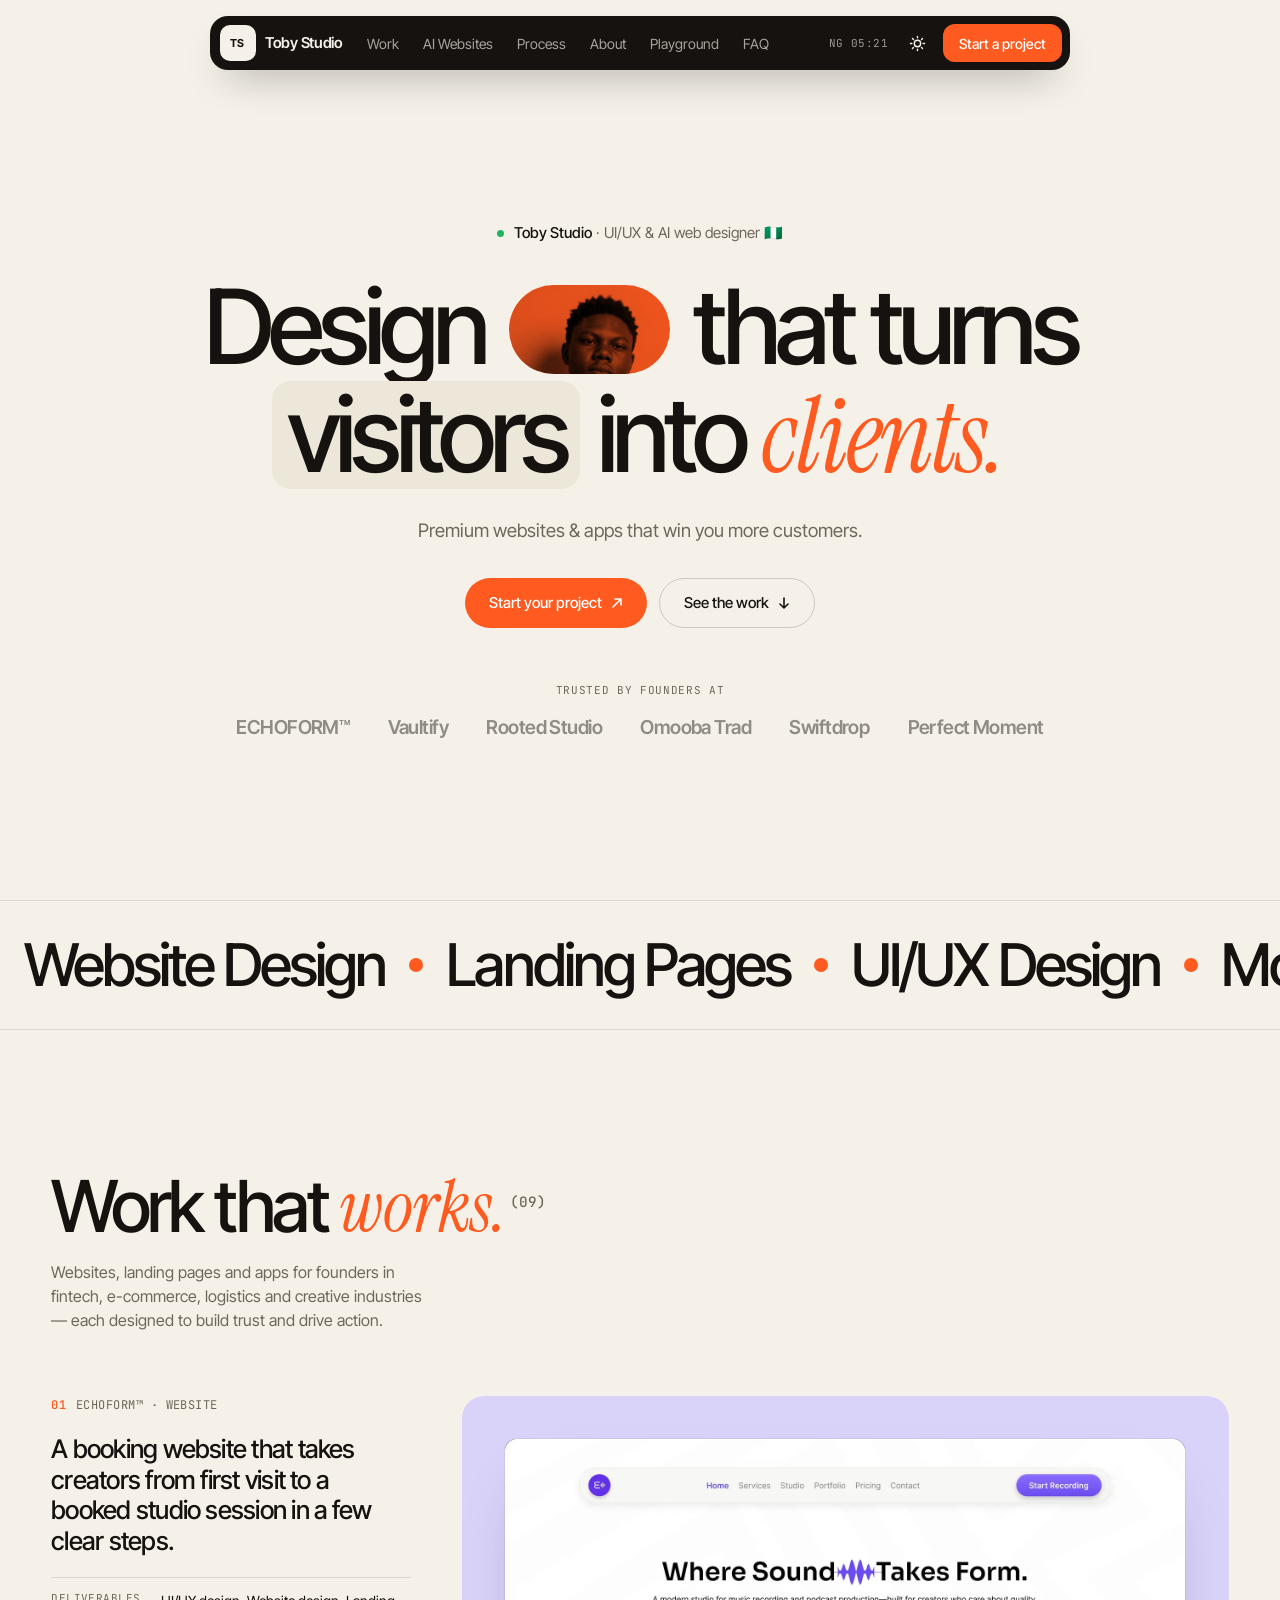
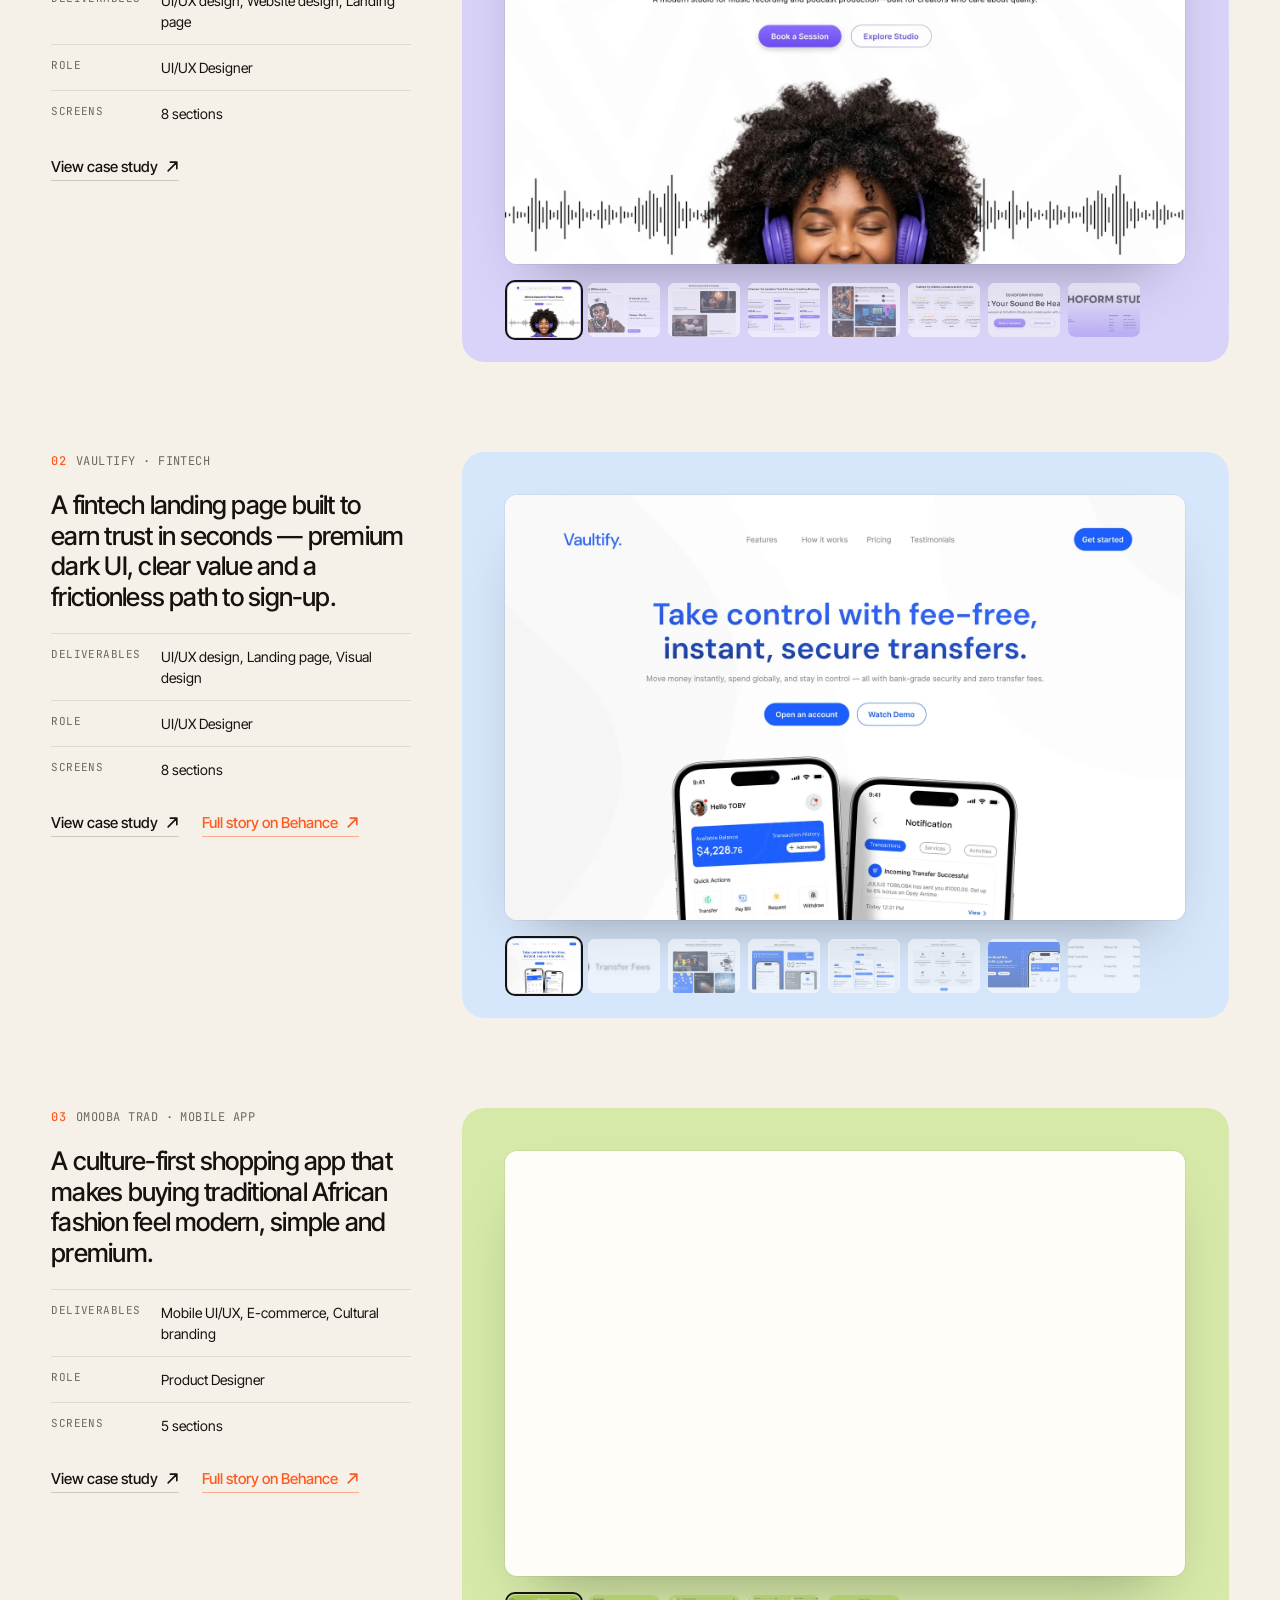
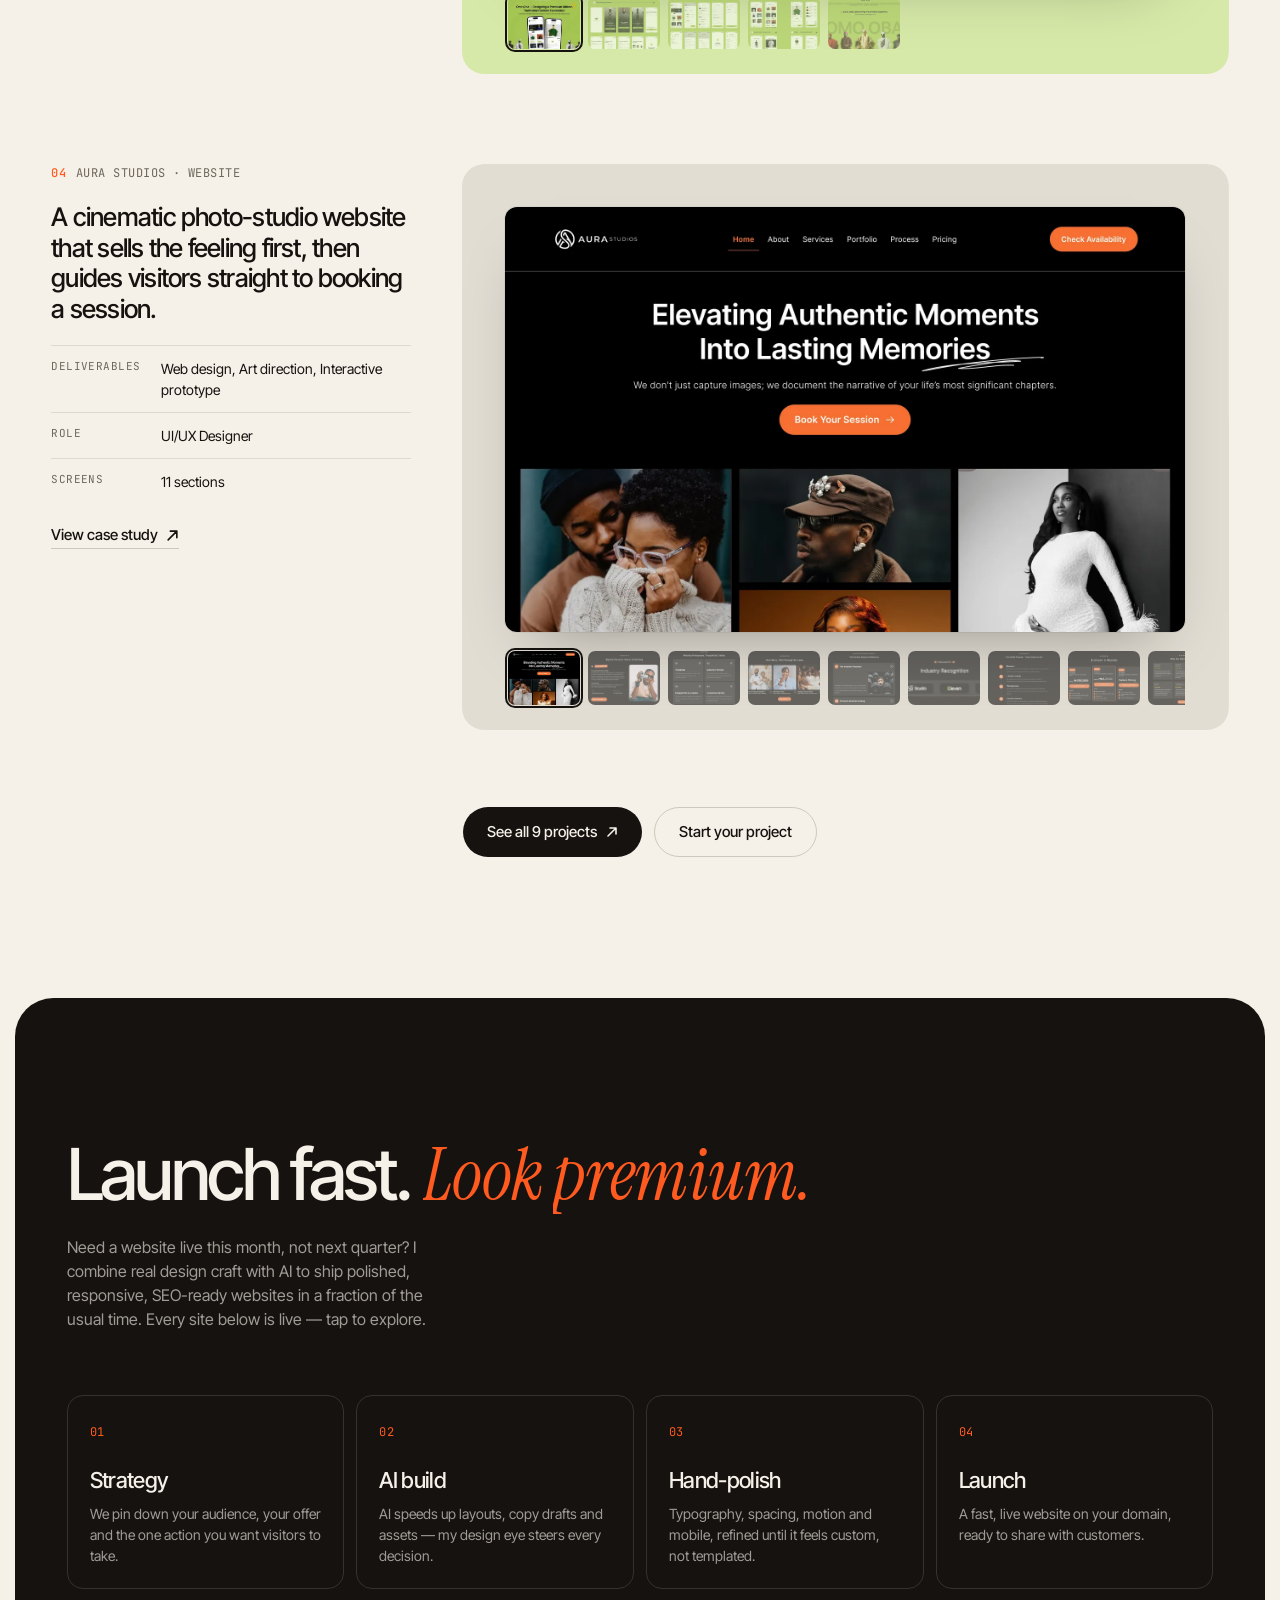
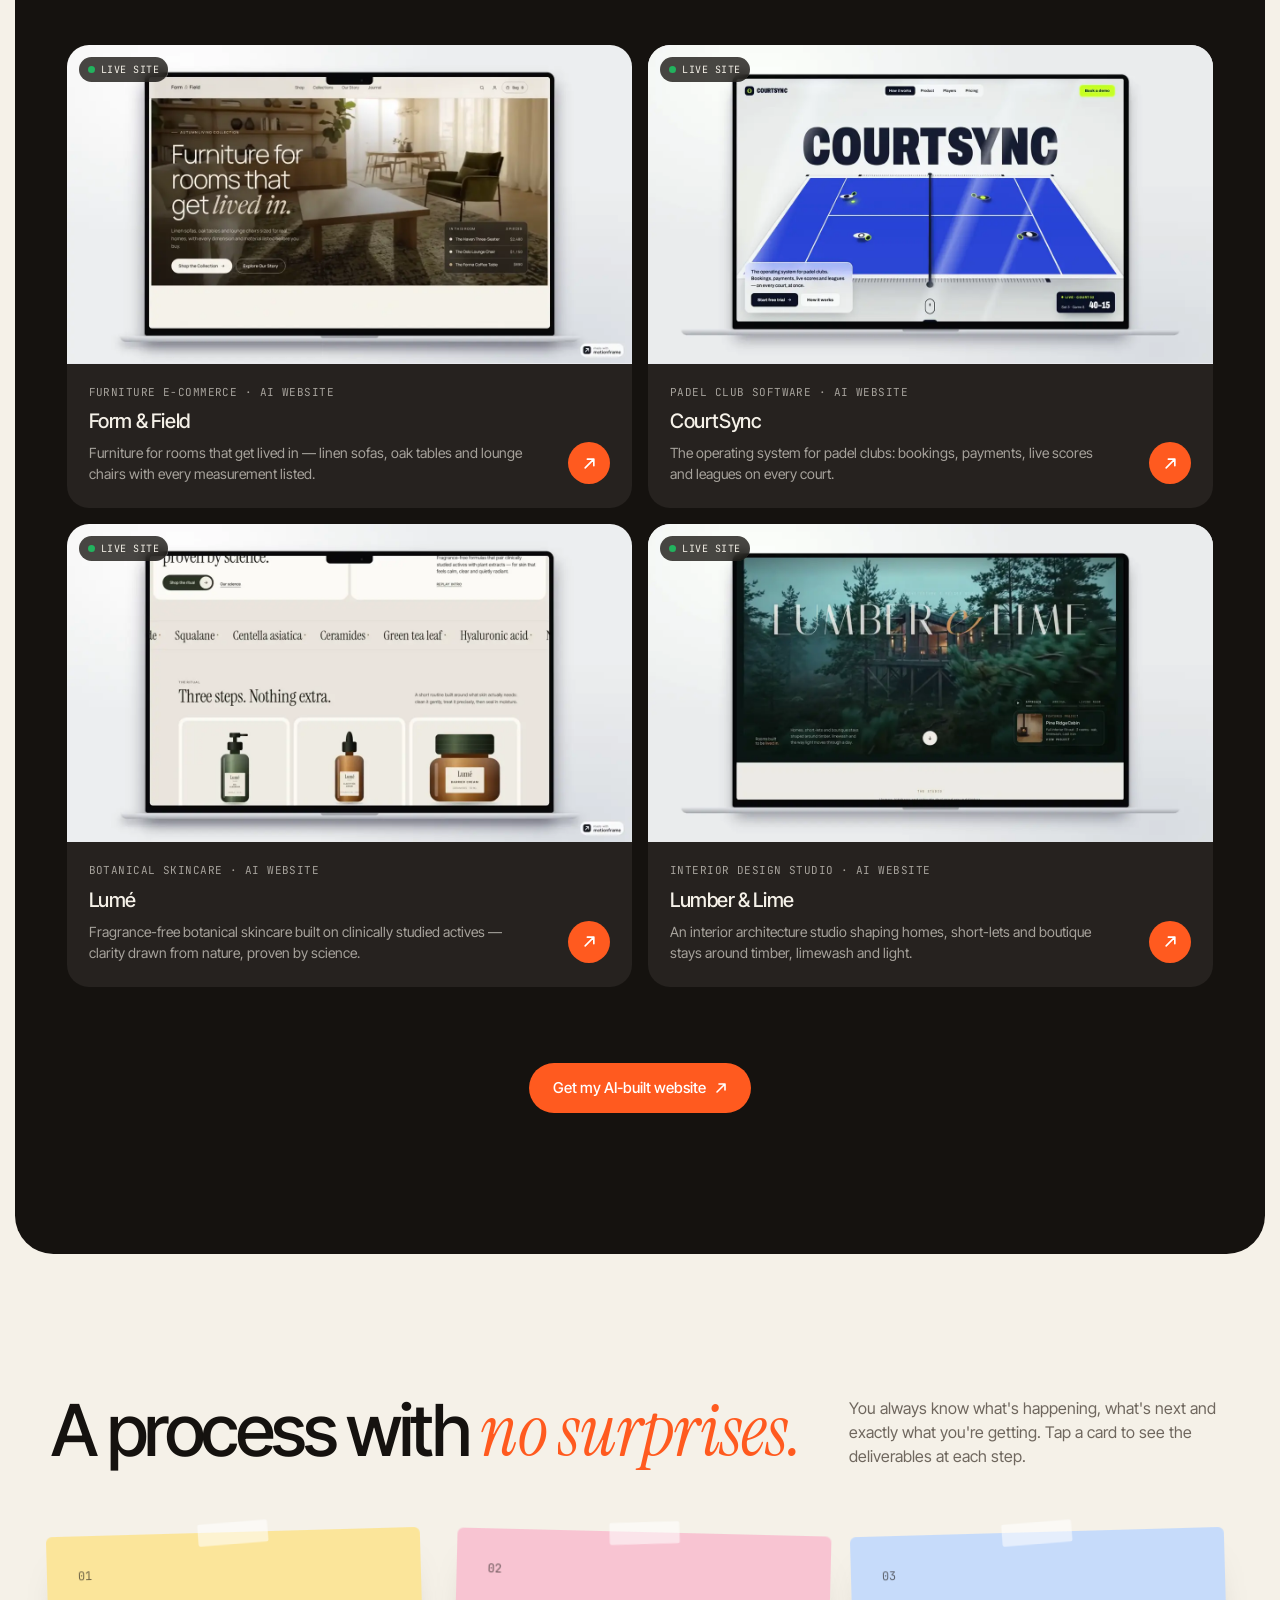
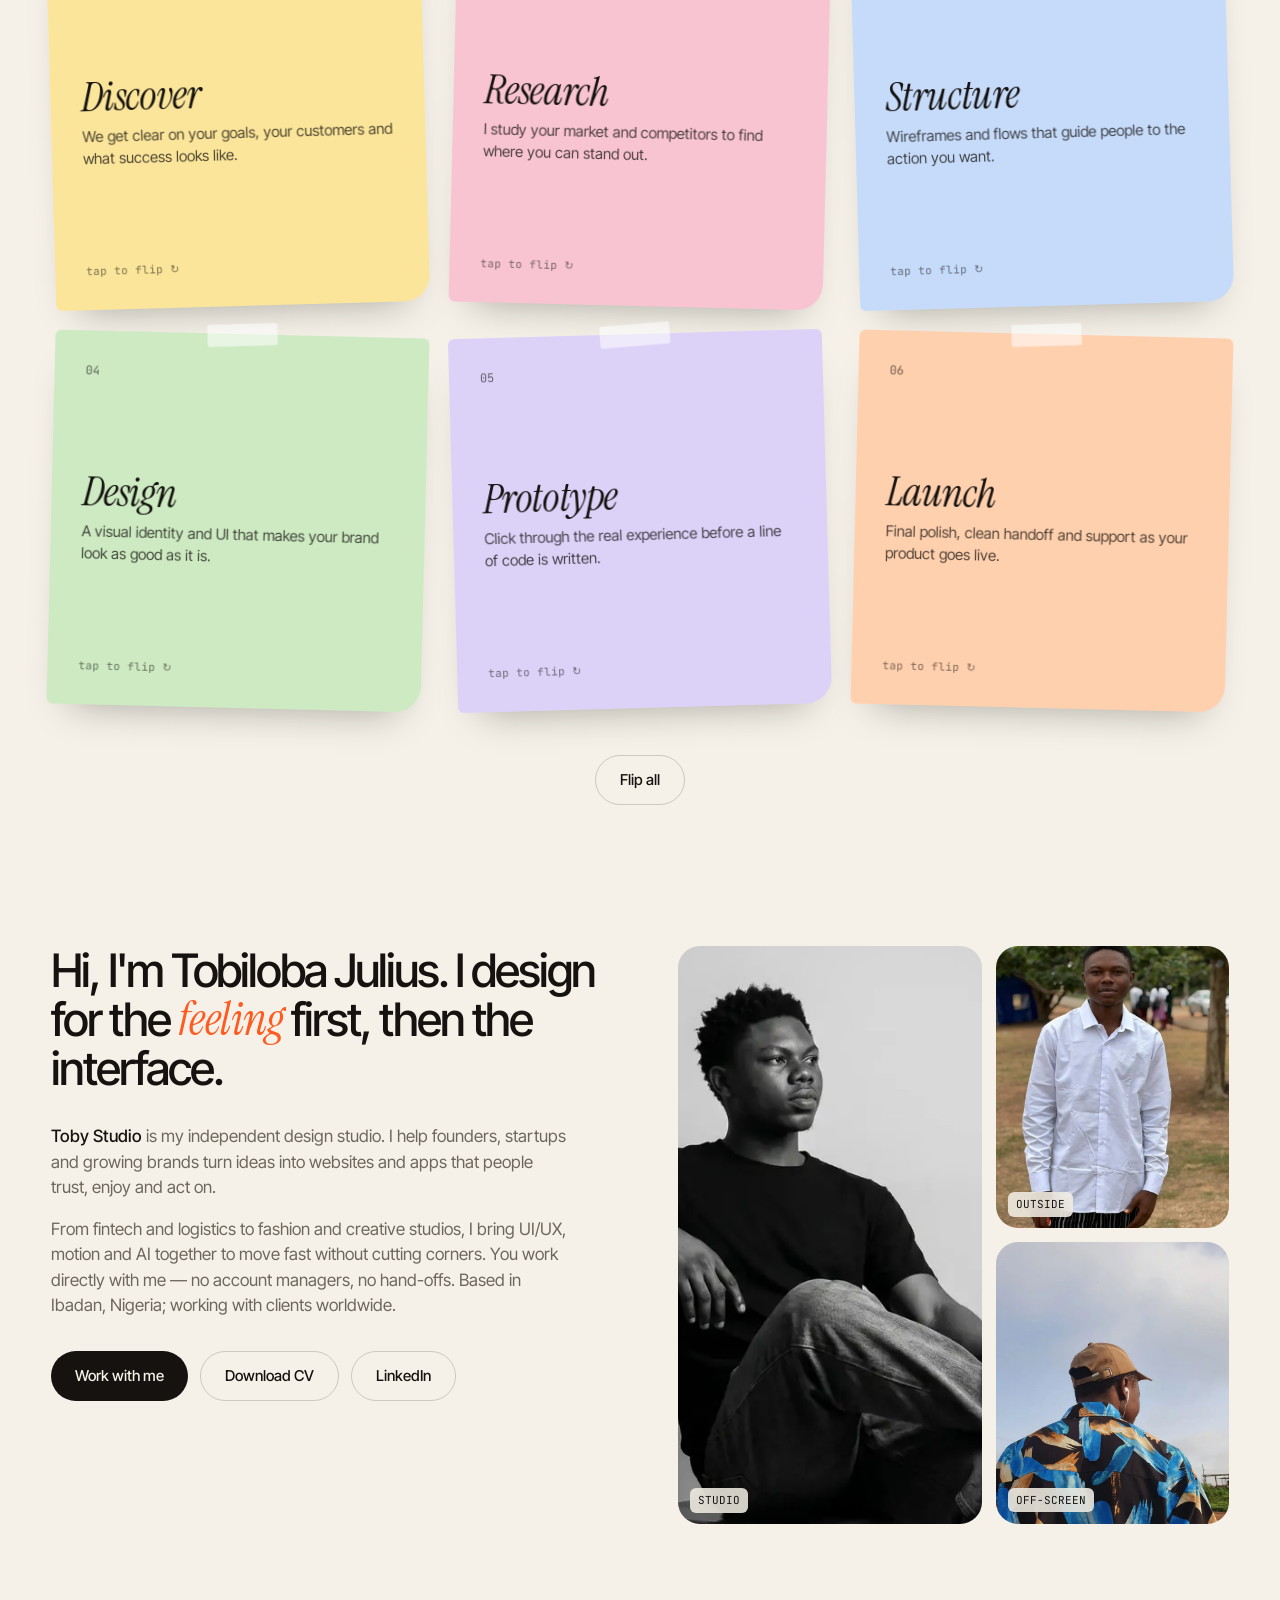
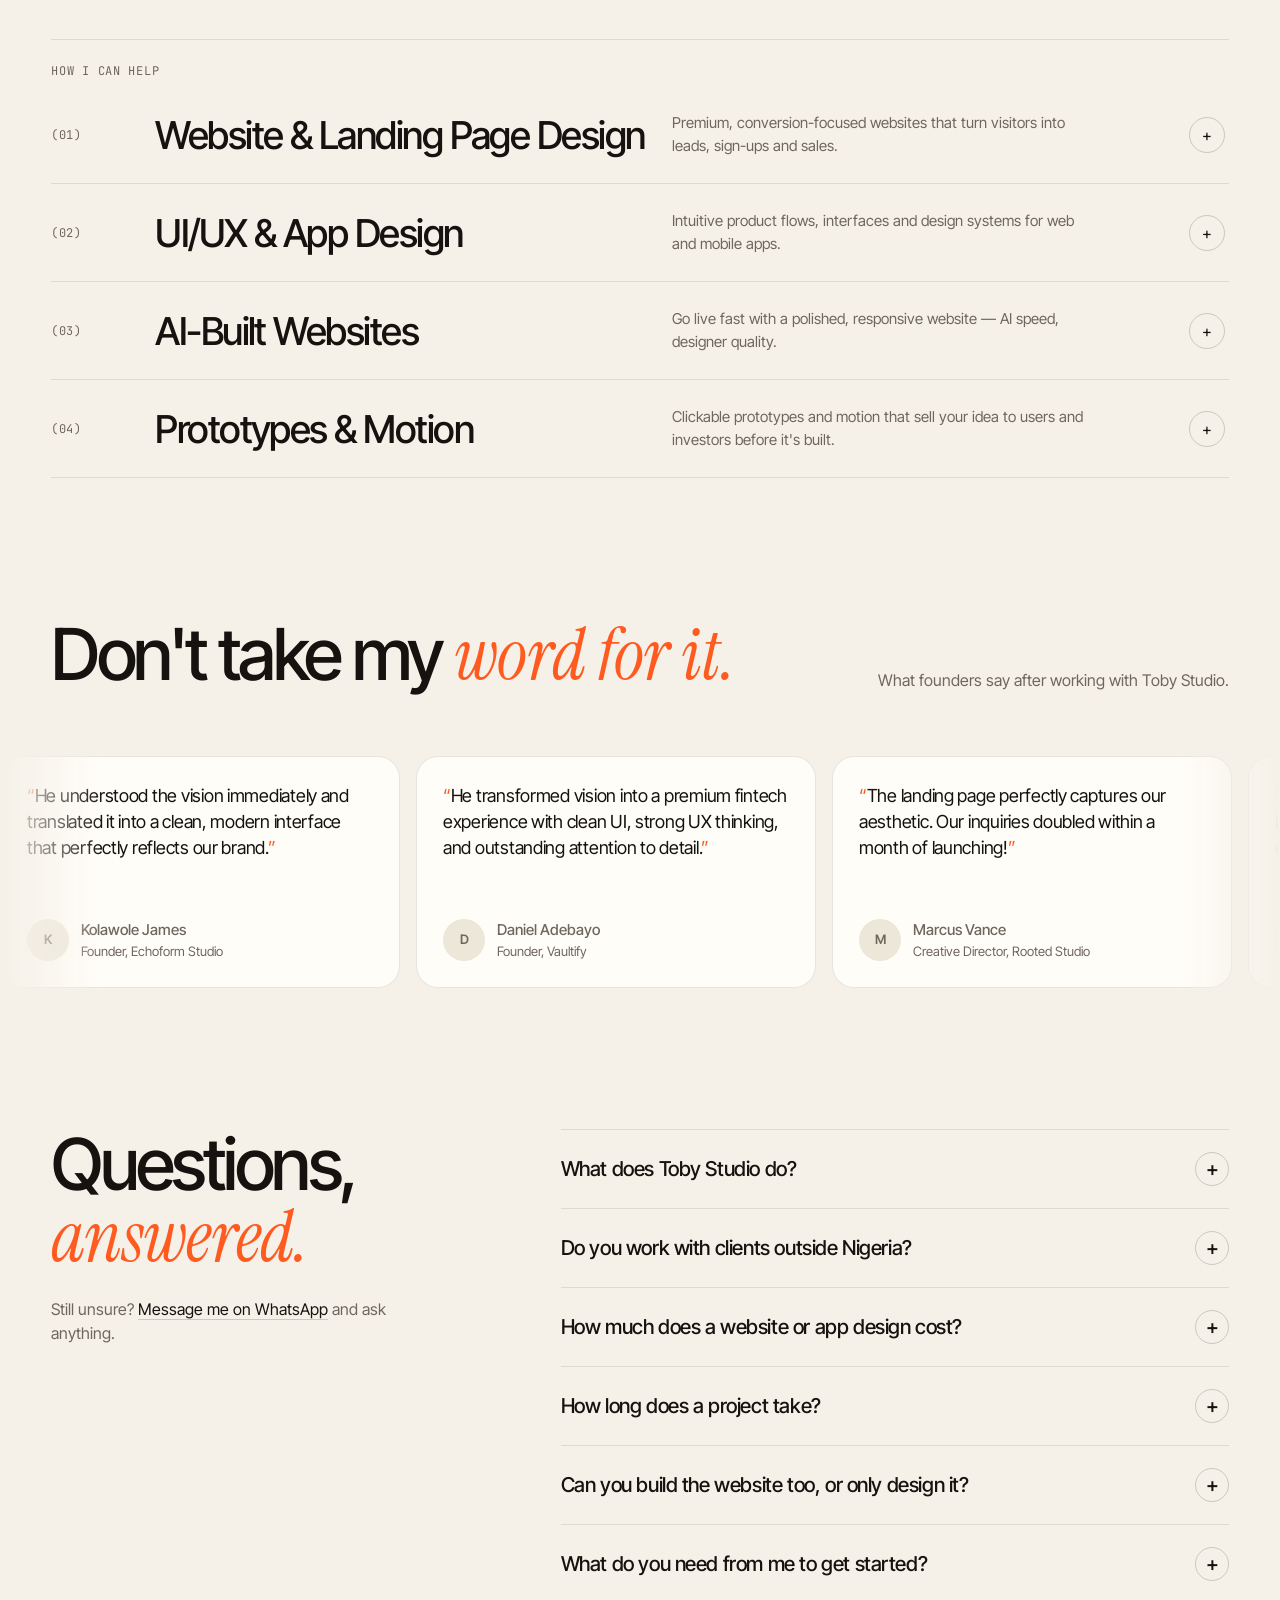
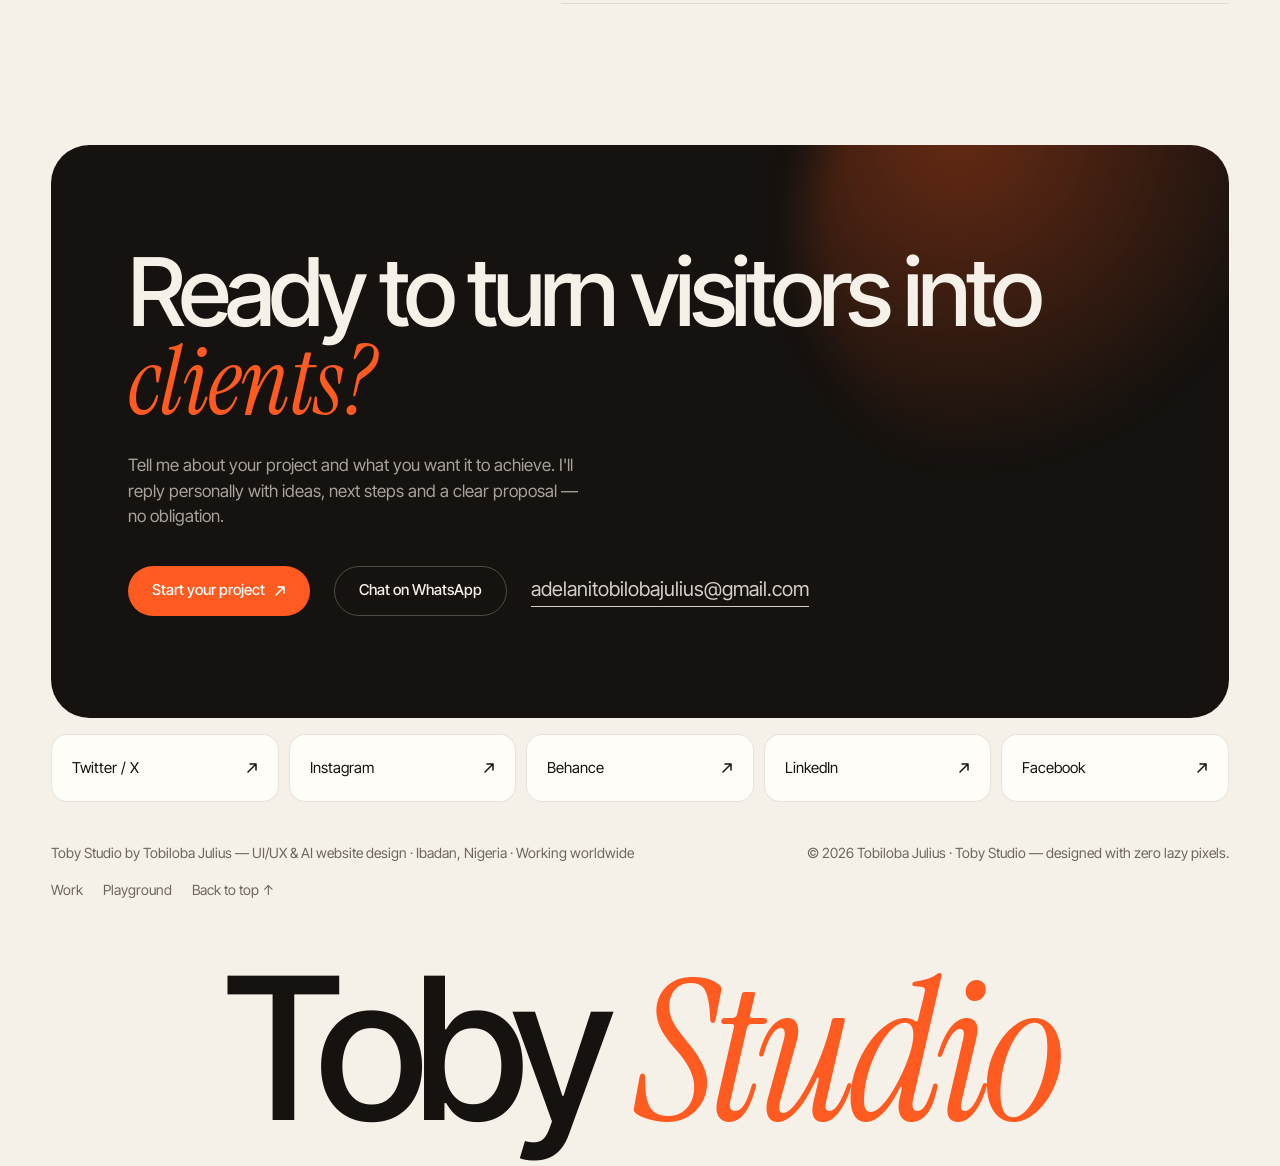
<file: index.html>
<!DOCTYPE html>
<html lang="en">
<head>
<meta charset="UTF-8" />
<meta name="viewport" content="width=device-width, initial-scale=1.0" />
<title>Tobiloba Julius | UI/UX Designer &amp; Frontend Developer — Toby Studio</title>
<meta name="description" content="Tobiloba Julius (Julious Design) is a UI/UX designer and frontend developer in Nigeria, founder of Toby Studio. Websites, landing pages and apps for founders worldwide." />
<meta name="theme-color" content="#F5F1E8" />
<meta property="og:title" content="Tobiloba Julius — UI/UX Designer &amp; Founder of Toby Studio" />
<meta property="og:site_name" content="Toby Studio" />
<meta property="og:description" content="UI/UX, website and landing page design by Tobiloba Julius — plus launch-ready AI-built websites. See the work and start your project." />
<meta property="og:locale" content="en_NG" />
<meta name="author" content="Tobiloba Julius" />
<meta name="robots" content="index, follow, max-image-preview:large" />
<link rel="canonical" href="https://toby-studio-ten.vercel.app/" />
<meta property="og:url" content="https://toby-studio-ten.vercel.app/" />
<meta property="og:image" content="https://toby-studio-ten.vercel.app/assets/img/og.jpg" />
<meta property="og:image:width" content="1200" />
<meta property="og:image:height" content="630" />
<meta property="og:image:alt" content="Tobiloba Julius, founder of Toby Studio" />
<meta name="twitter:image" content="https://toby-studio-ten.vercel.app/assets/img/og.jpg" />
<link rel="apple-touch-icon" href="https://toby-studio-ten.vercel.app/assets/img/apple-touch-icon.png" />
<meta property="og:type" content="website" />
<meta name="twitter:card" content="summary_large_image" />
<meta name="twitter:title" content="Tobiloba Julius — UI/UX Designer &amp; Founder of Toby Studio" />
<meta name="twitter:description" content="UI/UX, website and landing page design — plus launch-ready AI-built websites." />
<meta name="twitter:creator" content="@Julious_design" />
<script type="application/ld+json">[{"@context": "https://schema.org", "@type": "Person", "@id": "https://toby-studio-ten.vercel.app/#person", "name": "Tobiloba Julius", "givenName": "Tobiloba", "additionalName": "Julius", "familyName": "Adelani", "alternateName": ["Tobiloba Julius Adelani", "Julius Adelani", "Julious Design"], "jobTitle": "UI/UX Designer & Frontend Developer", "description": "UI/UX designer and frontend developer, founder of Toby Studio.", "url": "https://toby-studio-ten.vercel.app/", "image": "https://toby-studio-ten.vercel.app/assets/img/headshot-800.webp", "email": "mailto:adelanitobilobajulius@gmail.com", "worksFor": {"@id": "https://toby-studio-ten.vercel.app/#studio"}, "address": {"@type": "PostalAddress", "addressLocality": "Ibadan", "addressRegion": "Oyo", "addressCountry": "NG"}, "knowsAbout": ["UI/UX design", "Website design", "Landing page design", "Mobile app design", "AI website development", "Prototyping", "Frontend development"], "sameAs": ["https://x.com/Julious_design", "https://www.instagram.com/julious_design/", "https://www.behance.net/adelanitobiloba", "https://www.linkedin.com/in/tobiloba-julius/", "https://www.facebook.com/Julious.design", "https://github.com/julius04-collab"]}, {"@context": "https://schema.org", "@type": "ProfilePage", "url": "https://toby-studio-ten.vercel.app/", "name": "Tobiloba Julius — Portfolio", "mainEntity": {"@id": "https://toby-studio-ten.vercel.app/#person"}}, {"@context": "https://schema.org", "@type": "ProfessionalService", "name": "Toby Studio", "description": "UI/UX design, website and landing page design, mobile app design and AI-built websites for founders, startups and brands.", "founder": {"@id": "https://toby-studio-ten.vercel.app/#person"}, "email": "adelanitobilobajulius@gmail.com", "telephone": "+2348124084420", "address": {"@type": "PostalAddress", "addressLocality": "Ibadan", "addressRegion": "Oyo", "addressCountry": "NG"}, "areaServed": "Worldwide", "knowsAbout": ["UI/UX design", "Website design", "Landing page design", "Mobile app design", "AI website development", "Prototyping"], "sameAs": ["https://x.com/Julious_design", "https://www.instagram.com/julious_design/", "https://www.behance.net/adelanitobiloba", "https://www.linkedin.com/in/tobiloba-julius/", "https://www.facebook.com/Julious.design"], "url": "https://toby-studio-ten.vercel.app/", "image": "https://toby-studio-ten.vercel.app/assets/img/og.jpg", "logo": "https://toby-studio-ten.vercel.app/assets/img/apple-touch-icon.png", "@id": "https://toby-studio-ten.vercel.app/#studio"}, {"@context": "https://schema.org", "@type": "FAQPage", "mainEntity": [{"@type": "Question", "name": "What does Toby Studio do?", "acceptedAnswer": {"@type": "Answer", "text": "Toby Studio is the independent design studio of Tobiloba Julius, also known online as Julious Design. I design websites, landing pages, mobile apps and product interfaces (UI/UX), and I build launch-ready websites with AI when you need to go live fast."}}, {"@type": "Question", "name": "Do you work with clients outside Nigeria?", "acceptedAnswer": {"@type": "Answer", "text": "Yes. I'm based in Ibadan, Nigeria and work remotely with founders, startups and brands worldwide. Feedback, calls and handoff all happen online."}}, {"@type": "Question", "name": "How much does a website or app design cost?", "acceptedAnswer": {"@type": "Answer", "text": "Every project is scoped individually, because a single landing page and a full product are very different jobs. Share your goals, timeline and budget range, and I'll send a clear proposal with pricing before any work starts."}}, {"@type": "Question", "name": "How long does a project take?", "acceptedAnswer": {"@type": "Answer", "text": "It depends on scope. A focused landing page moves much faster than a multi-screen app. You'll get a realistic timeline upfront, and regular updates as we go."}}, {"@type": "Question", "name": "Can you build the website too, or only design it?", "acceptedAnswer": {"@type": "Answer", "text": "Both. I can hand your developers clean, developer-ready designs, or design and build the website with AI-powered tools so it's live and ready for customers."}}, {"@type": "Question", "name": "What do you need from me to get started?", "acceptedAnswer": {"@type": "Answer", "text": "A short brief: what you do, who it's for and what you want visitors to do. Examples of sites you like help too. Send it by email or WhatsApp and we'll take it from there."}}]}, {"@context": "https://schema.org", "@type": "WebSite", "name": "Toby Studio", "url": "https://toby-studio-ten.vercel.app/", "@id": "https://toby-studio-ten.vercel.app/#website", "author": {"@id": "https://toby-studio-ten.vercel.app/#person"}}]</script>
<link rel="icon" type="image/svg+xml" href="/favicon.svg" />
<link rel="preconnect" href="https://fonts.googleapis.com" />
<link rel="preconnect" href="https://fonts.gstatic.com" crossorigin />
<link href="https://fonts.googleapis.com/css2?family=Inter+Tight:wght@400;500;600&family=Instrument+Serif:ital@0;1&family=JetBrains+Mono:wght@400;500&display=swap" rel="stylesheet" />
<link rel="preload" as="image" href="/assets/img/headshot-800.webp" fetchpriority="high" />
<script>
  try { const t = localStorage.getItem('toby-theme'); if (t) document.documentElement.dataset.theme = t; } catch (e) {}
</script>
<link rel="stylesheet" href="/assets/site.css" />
</head>
</head>
<body>

<a href="#work" class="sr-only">Skip to work</a>
<div class="progress" id="progress" aria-hidden="true"></div>

<header class="nav" id="nav">
  <a href="/" class="brand" aria-label="Toby Studio — back to top"><span class="logo-mark">TS</span><span class="brand-name">Toby Studio</span></a>
  <nav class="nav-links" aria-label="Primary">
    <a href="/work/">Work</a>
    <a href="/#ai">AI Websites</a>
    <a href="/#process">Process</a>
    <a href="/#about">About</a>
    <a href="/playground/">Playground</a>
    <a href="/#faq">FAQ</a>
  </nav>
  <div class="nav-right">
    <span class="nav-clock" title="My local time in Nigeria">NG <span id="clock">--:--</span></span>
    <button class="icon-btn" id="themeBtn" aria-label="Toggle dark mode">
      <svg class="theme-sun" width="17" height="17" viewBox="0 0 24 24" fill="none" stroke="currentColor" stroke-width="2" stroke-linecap="round"><circle cx="12" cy="12" r="4.5"/><path d="M12 2v2M12 20v2M4.9 4.9l1.4 1.4M17.7 17.7l1.4 1.4M2 12h2M20 12h2M4.9 19.1l1.4-1.4M17.7 6.3l1.4-1.4"/></svg>
      <svg class="theme-moon" width="17" height="17" viewBox="0 0 24 24" fill="none" stroke="currentColor" stroke-width="2" stroke-linecap="round" stroke-linejoin="round"><path d="M21 12.8A9 9 0 1 1 11.2 3a7 7 0 0 0 9.8 9.8z"/></svg>
    </button>
    <a href="mailto:adelanitobilobajulius@gmail.com?subject=Project%20enquiry%20%E2%80%94%20Toby%20Studio" class="btn btn-accent">Start a project</a>
    <button class="icon-btn menu-btn" id="menuBtn" aria-label="Open menu" aria-expanded="false"><div><span></span><span></span></div></button>
  </div>
</header>

<div class="mobile-menu" id="mobileMenu" aria-hidden="true">
  <nav aria-label="Mobile">
    <a href="/work/">Work</a>
    <a href="/#ai">AI Websites</a>
    <a href="/#process">Process</a>
    <a href="/#about">About</a>
    <a href="/playground/">Playground</a>
    <a href="/#contact">Start a project</a>
  </nav>
  <div class="footer-row"><span>adelanitobilobajulius@gmail.com</span><span>Ibadan, Nigeria</span></div>
</div>

<main id="top">

<!-- HERO -->
<section class="hero">
  <p class="hello fade"><span class="dot"></span><span><b>Toby Studio</b> · UI/UX &amp; AI web designer 🇳🇬</span></p>
  <h1>
    <span class="ln"><span class="w" style="transition-delay:.05s">Design</span> <span class="w face" style="transition-delay:.12s"><img src="/assets/img/headshot-800.webp" alt="" width="800" height="1067" fetchpriority="high" /></span> <span class="w" style="transition-delay:.18s">that turns</span></span>
    <span class="ln"><span class="w hl" style="transition-delay:.26s">visitors</span> <span class="w" style="transition-delay:.32s">into</span> <span class="w serif" style="transition-delay:.38s">clients.</span></span>
  </h1>
  <p class="hero-sub fade">Premium websites &amp; apps that win you more customers.</p>
  <div class="hero-cta fade">
    <a href="mailto:adelanitobilobajulius@gmail.com?subject=Project%20enquiry%20%E2%80%94%20Toby%20Studio" class="btn btn-accent">Start your project
      <svg width="12" height="12" viewBox="0 0 12 12" fill="none" aria-hidden="true"><path d="M2 10L10 2M10 2H4M10 2V8" stroke="currentColor" stroke-width="1.6" stroke-linecap="round"/></svg>
    </a>
    <a href="#work" class="btn btn-ghost">See the work
      <svg width="12" height="12" viewBox="0 0 12 12" fill="none" aria-hidden="true"><path d="M6 1v10M6 11l-4-4M6 11l4-4" stroke="currentColor" stroke-width="1.6" stroke-linecap="round"/></svg>
    </a>
  </div>
  <div class="trust fade">
    <span class="trust-lbl">Trusted by founders at</span>
    <ul><li>ECHOFORM™</li><li>Vaultify</li><li>Rooted Studio</li><li>Omooba Trad</li><li>Swiftdrop</li><li>Perfect Moment</li></ul>
  </div>
</section>

<div class="marquee" aria-hidden="true">
  <div class="marquee-track">
    <span>Website Design</span><i></i><span>Landing Pages</span><i></i><span>UI/UX Design</span><i></i><span>Mobile Apps</span><i></i><span>AI-Built Websites</span><i></i>
    <span>Website Design</span><i></i><span>Landing Pages</span><i></i><span>UI/UX Design</span><i></i><span>Mobile Apps</span><i></i><span>AI-Built Websites</span><i></i>
  </div>
</div>


<!-- WORK -->
<section class="section" id="work">
  <div class="wrap">
    <div class="s-head reveal">
      <div><h2 class="s-title">Work that <span class="serif">works.</span><sup id="workCount"></sup></h2><p class="s-sub" style="margin-top:1rem">Websites, landing pages and apps for founders in fintech, e-commerce, logistics and creative industries — each designed to build trust and drive action.</p></div>
    </div>
    <div class="cases" id="cases" data-featured="echoform,vaultify,omooba,aura"></div>
    <div class="see-all reveal"><a href="/work/" class="btn btn-dark">See all 9 projects <svg width="12" height="12" viewBox="0 0 12 12" fill="none" aria-hidden="true"><path d="M2 10L10 2M10 2H4M10 2V8" stroke="currentColor" stroke-width="1.6" stroke-linecap="round"/></svg></a><a href="mailto:adelanitobilobajulius@gmail.com?subject=Project%20enquiry%20%E2%80%94%20Toby%20Studio" class="btn btn-ghost">Start your project</a></div>
  </div>
</section>

<!-- AI WEBSITES -->
<section class="section ai" id="ai">
  <div class="wrap">
    <div class="s-head reveal">
      <h2 class="s-title">Launch fast. <span class="serif">Look premium.</span></h2>
      <p class="s-sub">Need a website live this month, not next quarter? I combine real design craft with AI to ship polished, responsive, SEO-ready websites in a fraction of the usual time. Every site below is live — tap to explore.</p>
    </div>
    <div class="ai-flow stagger">
      <div class="ai-step"><span class="mono">01</span><h4>Strategy</h4><p>We pin down your audience, your offer and the one action you want visitors to take.</p></div>
      <div class="ai-step"><span class="mono">02</span><h4>AI build</h4><p>AI speeds up layouts, copy drafts and assets — my design eye steers every decision.</p></div>
      <div class="ai-step"><span class="mono">03</span><h4>Hand-polish</h4><p>Typography, spacing, motion and mobile, refined until it feels custom, not templated.</p></div>
      <div class="ai-step"><span class="mono">04</span><h4>Launch</h4><p>A fast, live website on your domain, ready to share with customers.</p></div>
    </div>
    <div class="ai-grid stagger" id="aiGrid"></div>
    <div class="more-wrap reveal"><a href="mailto:adelanitobilobajulius@gmail.com?subject=AI%20website%20enquiry%20%E2%80%94%20Toby%20Studio" class="btn btn-accent">Get my AI-built website <svg width="12" height="12" viewBox="0 0 12 12" fill="none" aria-hidden="true"><path d="M2 10L10 2M10 2H4M10 2V8" stroke="currentColor" stroke-width="1.6" stroke-linecap="round"/></svg></a></div>
  </div>
</section>

<!-- PROCESS -->
<section class="section" id="process">
  <div class="wrap">
    <div class="s-head reveal">
      <h2 class="s-title">A process with <span class="serif">no surprises.</span></h2>
      <p class="s-sub">You always know what's happening, what's next and exactly what you're getting. Tap a card to see the deliverables at each step.</p>
    </div>
    <div class="notes" id="notes"></div>
    <div class="notes-actions reveal">
      <button class="btn btn-ghost" id="flipAll">Flip all</button>
    </div>
  </div>
</section>

<!-- ABOUT -->
<section class="section" id="about" style="padding-top:0">
  <div class="wrap">
    <div class="about-grid">
      <div class="reveal">
        <h2 class="about-statement">Hi, I'm Tobiloba Julius. I design for the <span class="serif">feeling</span> first, then the interface.</h2>
        <div class="about-body">
          <p><strong>Toby Studio</strong> is my independent design studio. I help founders, startups and growing brands turn ideas into websites and apps that people trust, enjoy and act on.</p>
          <p>From fintech and logistics to fashion and creative studios, I bring UI/UX, motion and AI together to move fast without cutting corners. You work directly with me — no account managers, no hand-offs. Based in Ibadan, Nigeria; working with clients worldwide.</p>
        </div>
        <div class="about-actions">
          <a href="mailto:adelanitobilobajulius@gmail.com?subject=Project%20enquiry%20%E2%80%94%20Toby%20Studio" class="btn btn-dark">Work with me</a>
          <a href="/Tobiloba_Julius_Resume.docx" download class="btn btn-ghost">Download CV</a>
          <a href="https://www.linkedin.com/in/tobiloba-julius/" target="_blank" rel="noopener noreferrer" class="btn btn-ghost">LinkedIn</a>
        </div>
      </div>
      <div class="about-photos reveal">
        <figure><img src="/assets/img/full-picture-800.webp" alt="Tobiloba Julius, UI/UX designer and founder of Toby Studio, in a studio portrait" loading="lazy" decoding="async" style="object-position:40% center" /><figcaption>Studio</figcaption></figure>
        <figure><img src="/assets/img/outside-800.webp" alt="Tobiloba Julius, founder of Toby Studio, outdoors in a white shirt" loading="lazy" decoding="async" style="object-position:center 12%" /><figcaption>Outside</figcaption></figure>
        <figure><img src="/assets/img/mypic-800.webp" alt="Tobiloba Julius away from the screen" loading="lazy" decoding="async" /><figcaption>Off-screen</figcaption></figure>
      </div>
    </div>
    <div class="services">
      <h2 class="services-title reveal">How I can help</h2>
      <div class="service reveal"><span class="mono">(01)</span><h3>Website &amp; Landing Page Design</h3><p>Premium, conversion-focused websites that turn visitors into leads, sign-ups and sales.</p><span class="plus" aria-hidden="true">+</span></div>
      <div class="service reveal"><span class="mono">(02)</span><h3>UI/UX &amp; App Design</h3><p>Intuitive product flows, interfaces and design systems for web and mobile apps.</p><span class="plus" aria-hidden="true">+</span></div>
      <div class="service reveal"><span class="mono">(03)</span><h3>AI-Built Websites</h3><p>Go live fast with a polished, responsive website — AI speed, designer quality.</p><span class="plus" aria-hidden="true">+</span></div>
      <div class="service reveal"><span class="mono">(04)</span><h3>Prototypes &amp; Motion</h3><p>Clickable prototypes and motion that sell your idea to users and investors before it's built.</p><span class="plus" aria-hidden="true">+</span></div>
    </div>
  </div>
</section>

<!-- TESTIMONIALS -->
<section class="section" style="padding-top:0" aria-label="Testimonials">
  <div class="wrap">
    <div class="s-head reveal"><h2 class="s-title">Don't take my <span class="serif">word for it.</span></h2><p class="s-sub">What founders say after working with Toby Studio.</p></div>
  </div>
  <div class="t-wrap reveal"><div class="t-track" id="tTrack"></div></div>
</section>

<!-- FAQ -->
<section class="section" id="faq" style="padding-top:0">
  <div class="wrap faq-grid">
    <div class="s-head reveal" style="flex-direction:column;align-items:flex-start">
      <h2 class="s-title">Questions, <span class="serif">answered.</span></h2>
      <p class="s-sub">Still unsure? <a href="https://wa.me/2348124084420" target="_blank" rel="noopener noreferrer" class="u">Message me on WhatsApp</a> and ask anything.</p>
    </div>
    <div class="faq-list">
      <details class="faq-item reveal"><summary><span>What does Toby Studio do?</span><span class="plus" aria-hidden="true">+</span></summary><p>Toby Studio is the independent design studio of Tobiloba Julius, also known online as Julious Design. I design websites, landing pages, mobile apps and product interfaces (UI/UX), and I build launch-ready websites with AI when you need to go live fast.</p></details>
      <details class="faq-item reveal"><summary><span>Do you work with clients outside Nigeria?</span><span class="plus" aria-hidden="true">+</span></summary><p>Yes. I&#x27;m based in Ibadan, Nigeria and work remotely with founders, startups and brands worldwide. Feedback, calls and handoff all happen online.</p></details>
      <details class="faq-item reveal"><summary><span>How much does a website or app design cost?</span><span class="plus" aria-hidden="true">+</span></summary><p>Every project is scoped individually, because a single landing page and a full product are very different jobs. Share your goals, timeline and budget range, and I&#x27;ll send a clear proposal with pricing before any work starts.</p></details>
      <details class="faq-item reveal"><summary><span>How long does a project take?</span><span class="plus" aria-hidden="true">+</span></summary><p>It depends on scope. A focused landing page moves much faster than a multi-screen app. You&#x27;ll get a realistic timeline upfront, and regular updates as we go.</p></details>
      <details class="faq-item reveal"><summary><span>Can you build the website too, or only design it?</span><span class="plus" aria-hidden="true">+</span></summary><p>Both. I can hand your developers clean, developer-ready designs, or design and build the website with AI-powered tools so it&#x27;s live and ready for customers.</p></details>
      <details class="faq-item reveal"><summary><span>What do you need from me to get started?</span><span class="plus" aria-hidden="true">+</span></summary><p>A short brief: what you do, who it&#x27;s for and what you want visitors to do. Examples of sites you like help too. Send it by email or WhatsApp and we&#x27;ll take it from there.</p></details>
    </div>
  </div>
</section>

<!-- CONTACT -->
<section id="contact" class="wrap">
  <div class="cta reveal zoom">
    <div class="cta-blob" aria-hidden="true"></div>
    <h2>Ready to turn visitors into <span class="serif">clients?</span></h2>
    <p>Tell me about your project and what you want it to achieve. I'll reply personally with ideas, next steps and a clear proposal — no obligation.</p>
    <div class="cta-row">
      <a href="mailto:adelanitobilobajulius@gmail.com?subject=Project%20enquiry%20%E2%80%94%20Toby%20Studio" class="btn btn-accent">Start your project <svg width="12" height="12" viewBox="0 0 12 12" fill="none" aria-hidden="true"><path d="M2 10L10 2M10 2H4M10 2V8" stroke="currentColor" stroke-width="1.6" stroke-linecap="round"/></svg></a>
      <a href="https://wa.me/2348124084420?text=Hi%20Tobiloba%2C%20I%27d%20like%20to%20talk%20about%20a%20project." target="_blank" rel="noopener noreferrer" class="btn btn-ghost">Chat on WhatsApp</a>
      <a class="cta-mail" href="mailto:adelanitobilobajulius@gmail.com">adelanitobilobajulius@gmail.com</a>
    </div>
  </div>
  <div class="socials stagger">
    <a href="https://x.com/Julious_design" target="_blank" rel="noopener noreferrer">Twitter / X <svg width="12" height="12" viewBox="0 0 12 12" fill="none" aria-hidden="true"><path d="M2 10L10 2M10 2H4M10 2V8" stroke="currentColor" stroke-width="1.5" stroke-linecap="round"/></svg></a>
    <a href="https://www.instagram.com/julious_design/" target="_blank" rel="noopener noreferrer">Instagram <svg width="12" height="12" viewBox="0 0 12 12" fill="none" aria-hidden="true"><path d="M2 10L10 2M10 2H4M10 2V8" stroke="currentColor" stroke-width="1.5" stroke-linecap="round"/></svg></a>
    <a href="https://www.behance.net/adelanitobiloba" target="_blank" rel="noopener noreferrer">Behance <svg width="12" height="12" viewBox="0 0 12 12" fill="none" aria-hidden="true"><path d="M2 10L10 2M10 2H4M10 2V8" stroke="currentColor" stroke-width="1.5" stroke-linecap="round"/></svg></a>
    <a href="https://www.linkedin.com/in/tobiloba-julius/" target="_blank" rel="noopener noreferrer">LinkedIn <svg width="12" height="12" viewBox="0 0 12 12" fill="none" aria-hidden="true"><path d="M2 10L10 2M10 2H4M10 2V8" stroke="currentColor" stroke-width="1.5" stroke-linecap="round"/></svg></a>
    <a href="https://www.facebook.com/Julious.design" target="_blank" rel="noopener noreferrer">Facebook <svg width="12" height="12" viewBox="0 0 12 12" fill="none" aria-hidden="true"><path d="M2 10L10 2M10 2H4M10 2V8" stroke="currentColor" stroke-width="1.5" stroke-linecap="round"/></svg></a>
  </div>
</section>

</main>

<footer class="footer">
  <div class="wrap footer-row">
    <span>Toby Studio by Tobiloba Julius — UI/UX &amp; AI website design · Ibadan, Nigeria · Working worldwide</span>
    <span>© 2026 Tobiloba Julius · Toby Studio — designed with zero lazy pixels.</span>
    <span class="footer-links"><a href="/work/">Work</a><a href="/playground/">Playground</a><a href="#top">Back to top ↑</a></span>
  </div>
  <div class="wrap"><div class="wordmark" aria-hidden="true">Toby <span class="serif">Studio</span></div></div>
</footer>

<div class="cursor" id="cursor" aria-hidden="true">View</div>

<!-- CASE STUDY -->
<div class="overlay" id="csModal" role="dialog" aria-modal="true" aria-labelledby="csTitle" aria-hidden="true">
  <div class="ov-head">
    <div>
      <span class="mono" id="csTag"></span>
      <h2 id="csTitle"></h2>
      <p id="csDesc"></p>
      <div class="cs-links">
        <a id="csBehance" class="btn btn-accent proto-link" href="#" target="_blank" rel="noopener noreferrer" hidden>Full case study on Behance ↗</a>
        <a id="csProto" class="btn btn-ghost proto-link" href="#" target="_blank" rel="noopener noreferrer" hidden>View prototype ↗</a>
      </div>
    </div>
    <button class="ov-close" data-close aria-label="Close case study"><svg width="18" height="18" viewBox="0 0 24 24" fill="none" stroke="currentColor" stroke-width="2" stroke-linecap="round"><path d="M18 6L6 18M6 6l12 12"/></svg></button>
  </div>
  <div class="ov-body" id="csBody">
    <div class="cs-images" id="csImages"></div>
    <div class="cs-next">
      <button type="button" id="csNext"><span class="mono">Next project →</span><strong id="csNextTitle"></strong></button>
      <a href="mailto:adelanitobilobajulius@gmail.com" class="btn btn-accent">Start a similar project</a>
    </div>
  </div>
</div>


<script src="/assets/site.js"></script>
</body>
</html>
</file>
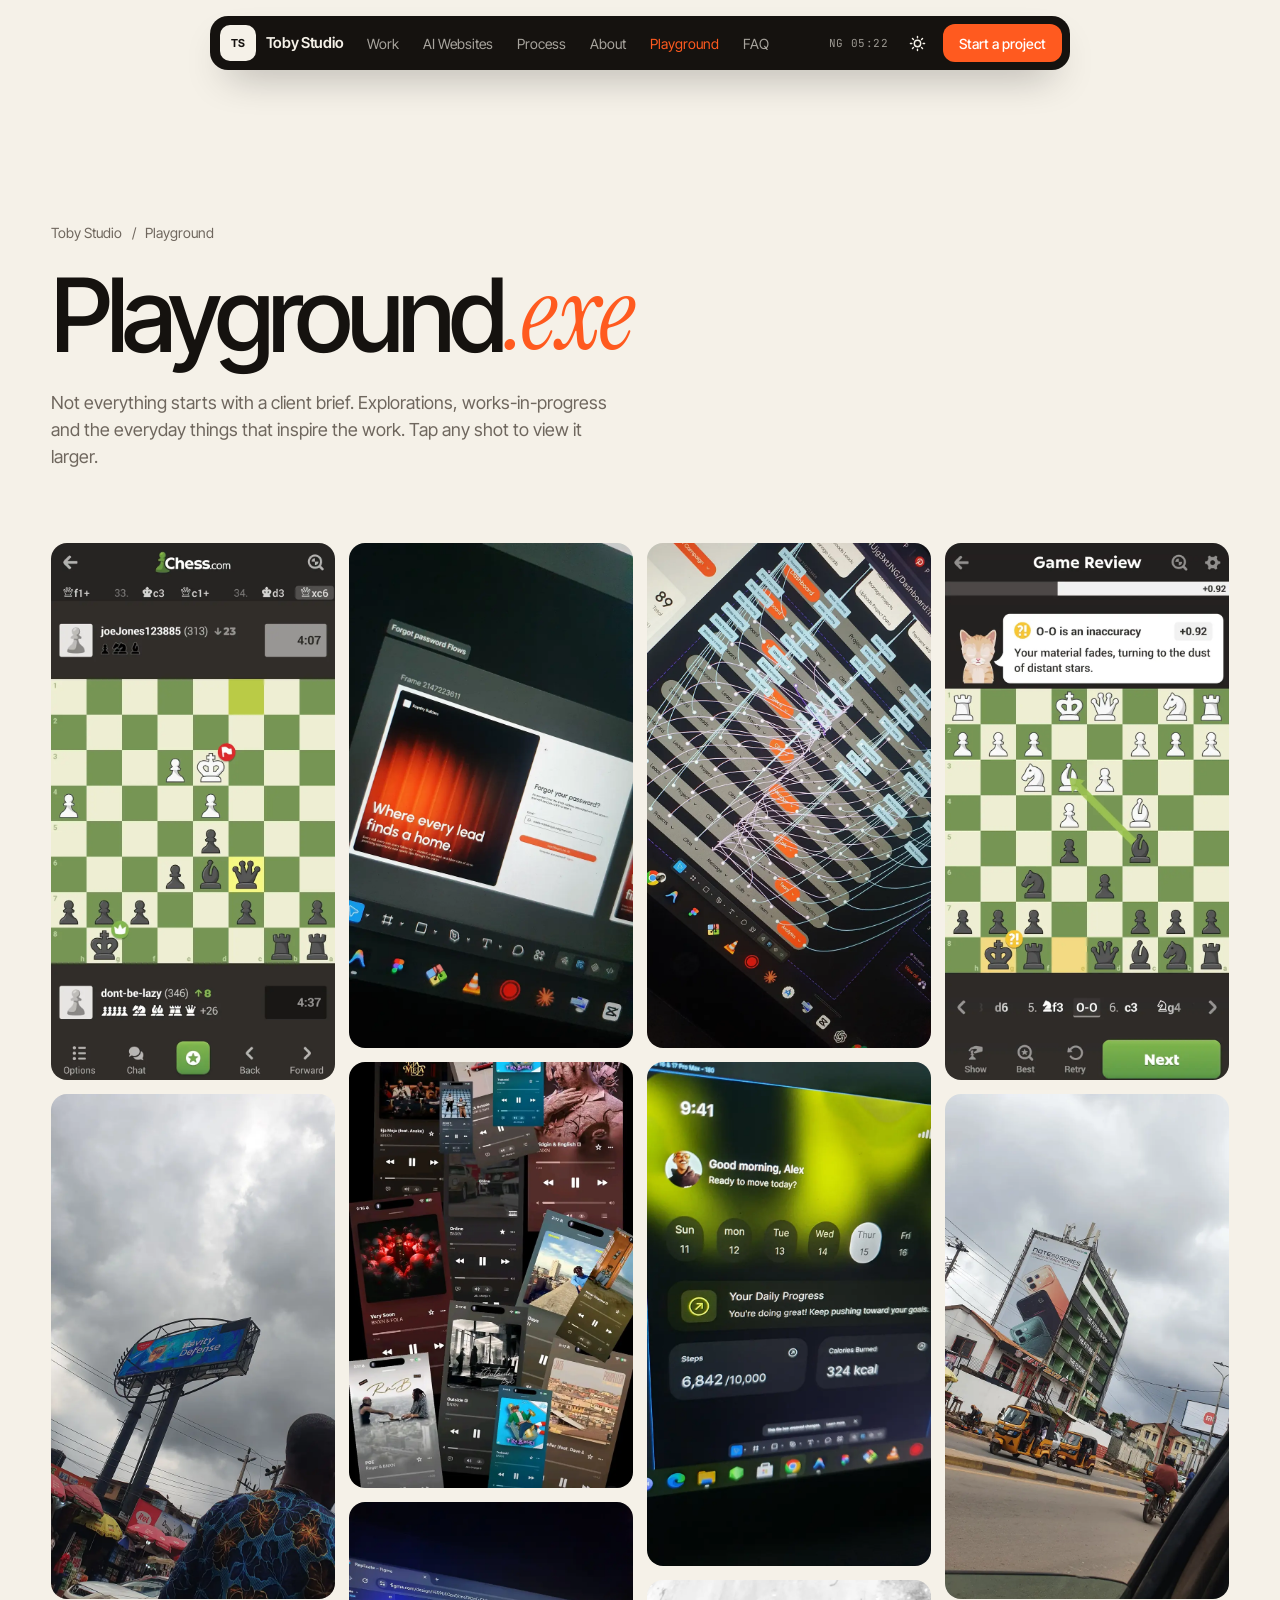
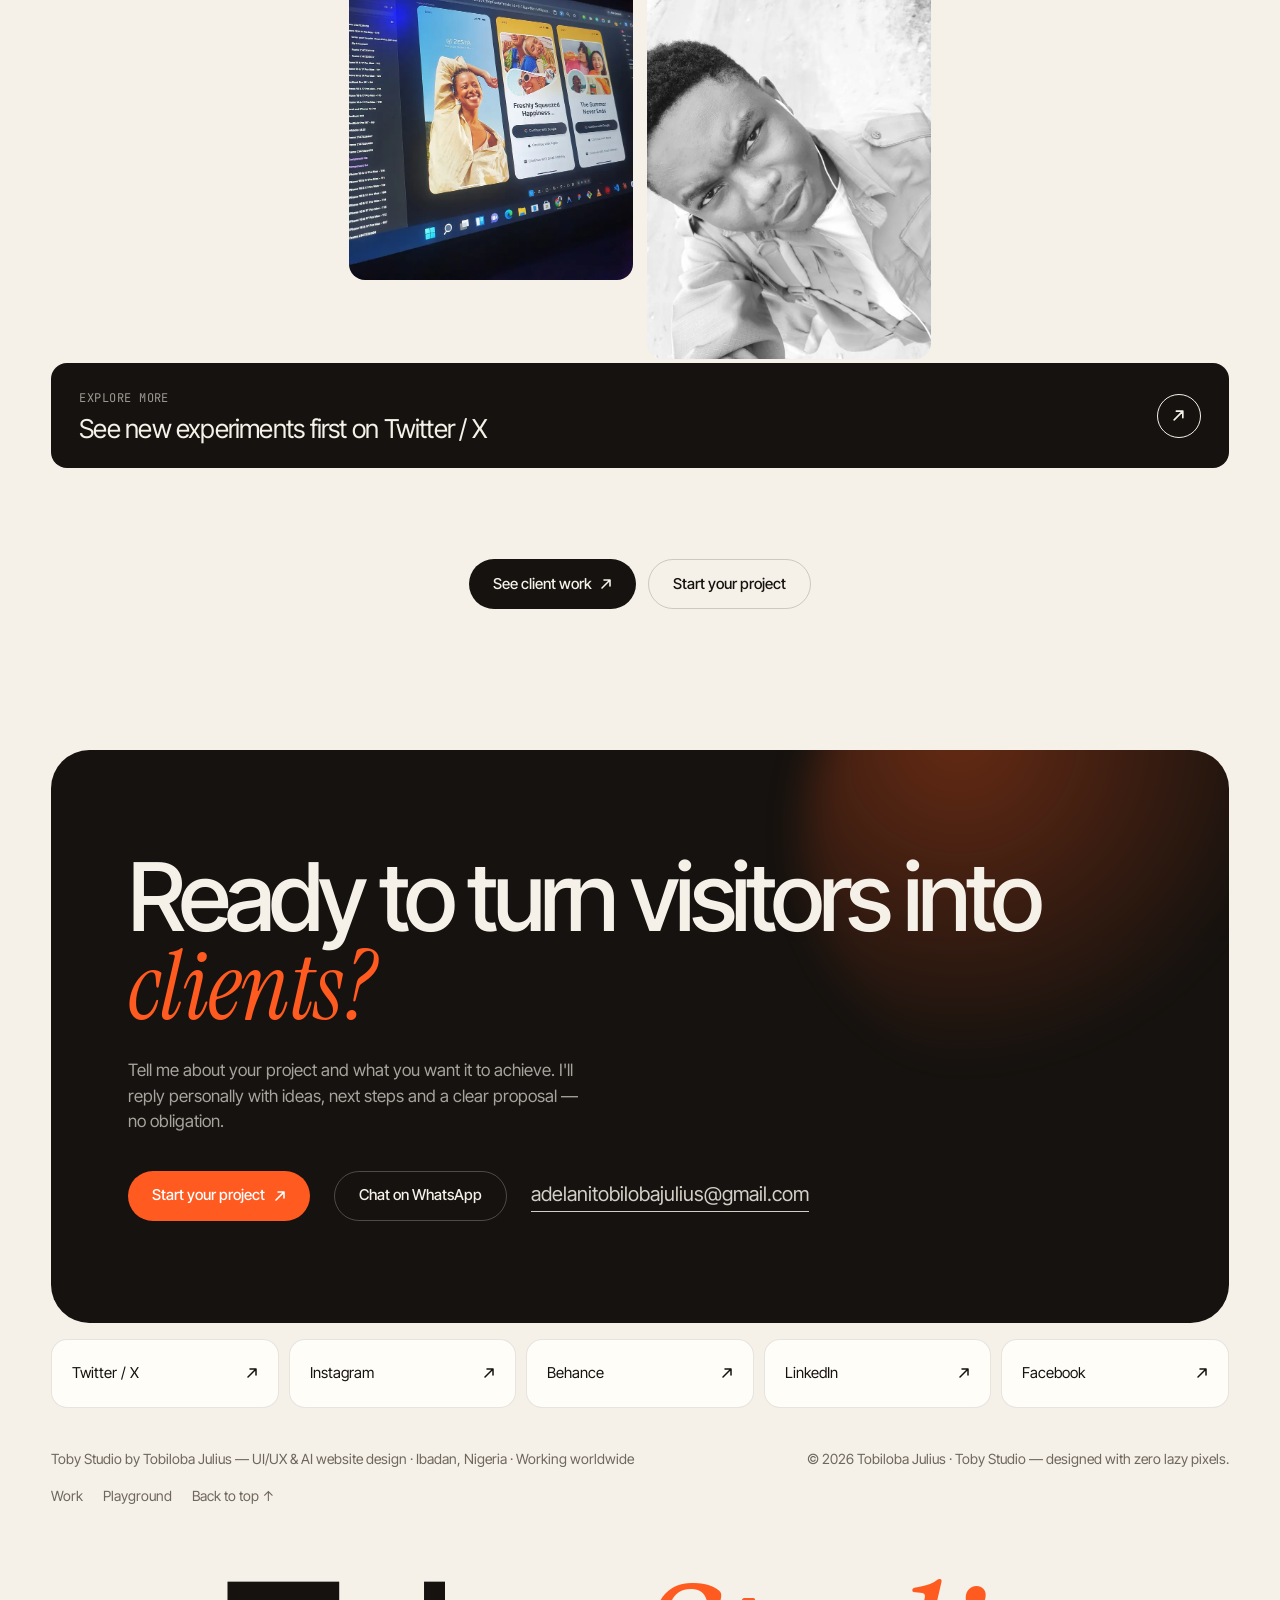
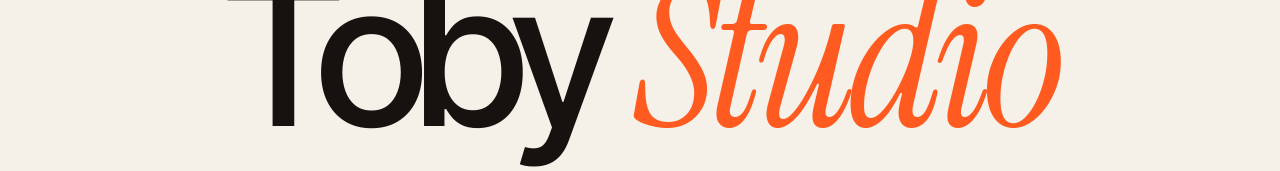
<file: playground/index.html>
<!DOCTYPE html>
<html lang="en">
<head>
<meta charset="UTF-8" />
<meta name="viewport" content="width=device-width, initial-scale=1.0" />
<title>Playground | Toby Studio — UI Experiments & Inspiration</title>
<meta name="description" content="UI explorations, works-in-progress and everyday inspiration from Tobiloba Julius, founder of Toby Studio." />
<meta name="theme-color" content="#F5F1E8" />
<meta property="og:title" content="Playground | Toby Studio — UI Experiments & Inspiration" />
<meta property="og:site_name" content="Toby Studio" />
<meta property="og:description" content="UI explorations, works-in-progress and everyday inspiration from Tobiloba Julius, founder of Toby Studio." />
<meta property="og:locale" content="en_NG" />
<meta name="author" content="Tobiloba Julius" />
<meta name="robots" content="index, follow, max-image-preview:large" />
<link rel="canonical" href="https://toby-studio-ten.vercel.app/playground/" />
<meta property="og:url" content="https://toby-studio-ten.vercel.app/playground/" />
<meta property="og:image" content="https://toby-studio-ten.vercel.app/assets/img/og.jpg" />
<meta property="og:image:width" content="1200" />
<meta property="og:image:height" content="630" />
<meta property="og:image:alt" content="Tobiloba Julius, founder of Toby Studio" />
<meta name="twitter:image" content="https://toby-studio-ten.vercel.app/assets/img/og.jpg" />
<link rel="apple-touch-icon" href="https://toby-studio-ten.vercel.app/assets/img/apple-touch-icon.png" />
<meta property="og:type" content="website" />
<meta name="twitter:card" content="summary_large_image" />
<meta name="twitter:title" content="Playground | Toby Studio — UI Experiments & Inspiration" />
<meta name="twitter:description" content="UI explorations, works-in-progress and everyday inspiration from Tobiloba Julius, founder of Toby Studio." />
<meta name="twitter:creator" content="@Julious_design" />
<script type="application/ld+json">{"@context": "https://schema.org", "@type": "CollectionPage", "name": "Playground | Toby Studio — UI Experiments & Inspiration", "url": "https://toby-studio-ten.vercel.app/playground/", "author": {"@id": "https://toby-studio-ten.vercel.app/#person"}, "isPartOf": {"@id": "https://toby-studio-ten.vercel.app/#website"}}</script>
<link rel="icon" type="image/svg+xml" href="/favicon.svg" />
<link rel="preconnect" href="https://fonts.googleapis.com" />
<link rel="preconnect" href="https://fonts.gstatic.com" crossorigin />
<link href="https://fonts.googleapis.com/css2?family=Inter+Tight:wght@400;500;600&family=Instrument+Serif:ital@0;1&family=JetBrains+Mono:wght@400;500&display=swap" rel="stylesheet" />
<script>
  try { const t = localStorage.getItem('toby-theme'); if (t) document.documentElement.dataset.theme = t; } catch (e) {}
</script>
<link rel="stylesheet" href="/assets/site.css" />
</head>
</head>
<body>

<a href="#work" class="sr-only">Skip to work</a>
<div class="progress" id="progress" aria-hidden="true"></div>

<header class="nav" id="nav">
  <a href="/" class="brand" aria-label="Toby Studio — back to top"><span class="logo-mark">TS</span><span class="brand-name">Toby Studio</span></a>
  <nav class="nav-links" aria-label="Primary">
    <a href="/work/">Work</a>
    <a href="/#ai">AI Websites</a>
    <a href="/#process">Process</a>
    <a href="/#about">About</a>
    <a href="/playground/" aria-current="page">Playground</a>
    <a href="/#faq">FAQ</a>
  </nav>
  <div class="nav-right">
    <span class="nav-clock" title="My local time in Nigeria">NG <span id="clock">--:--</span></span>
    <button class="icon-btn" id="themeBtn" aria-label="Toggle dark mode">
      <svg class="theme-sun" width="17" height="17" viewBox="0 0 24 24" fill="none" stroke="currentColor" stroke-width="2" stroke-linecap="round"><circle cx="12" cy="12" r="4.5"/><path d="M12 2v2M12 20v2M4.9 4.9l1.4 1.4M17.7 17.7l1.4 1.4M2 12h2M20 12h2M4.9 19.1l1.4-1.4M17.7 6.3l1.4-1.4"/></svg>
      <svg class="theme-moon" width="17" height="17" viewBox="0 0 24 24" fill="none" stroke="currentColor" stroke-width="2" stroke-linecap="round" stroke-linejoin="round"><path d="M21 12.8A9 9 0 1 1 11.2 3a7 7 0 0 0 9.8 9.8z"/></svg>
    </button>
    <a href="mailto:adelanitobilobajulius@gmail.com?subject=Project%20enquiry%20%E2%80%94%20Toby%20Studio" class="btn btn-accent">Start a project</a>
    <button class="icon-btn menu-btn" id="menuBtn" aria-label="Open menu" aria-expanded="false"><div><span></span><span></span></div></button>
  </div>
</header>

<div class="mobile-menu" id="mobileMenu" aria-hidden="true">
  <nav aria-label="Mobile">
    <a href="/work/">Work</a>
    <a href="/#ai">AI Websites</a>
    <a href="/#process">Process</a>
    <a href="/#about">About</a>
    <a href="/playground/" aria-current="page">Playground</a>
    <a href="/#contact">Start a project</a>
  </nav>
  <div class="footer-row"><span>adelanitobilobajulius@gmail.com</span><span>Ibadan, Nigeria</span></div>
</div>

<main id="top">

<!-- PLAYGROUND -->
<section class="page-hero">
  <div class="wrap">
    <p class="eyebrow"><a href="/">Toby Studio</a> <span aria-hidden="true">/</span> Playground</p>
    <h1 class="s-title">Playground<span class="serif">.exe</span></h1>
    <p>Not everything starts with a client brief. Explorations, works-in-progress and the everyday things that inspire the work. Tap any shot to view it larger.</p>
  </div>
</section>
<section class="section" id="playground" style="padding-top:0">
  <div class="wrap">
    <div class="play-grid" id="playGrid"></div>
    <div class="see-all reveal"><a href="/work/" class="btn btn-dark">See client work <svg width="12" height="12" viewBox="0 0 12 12" fill="none" aria-hidden="true"><path d="M2 10L10 2M10 2H4M10 2V8" stroke="currentColor" stroke-width="1.6" stroke-linecap="round"/></svg></a><a href="mailto:adelanitobilobajulius@gmail.com?subject=Project%20enquiry%20%E2%80%94%20Toby%20Studio" class="btn btn-ghost">Start your project</a></div>
  </div>
</section>

<!-- CONTACT -->
<section id="contact" class="wrap">
  <div class="cta reveal zoom">
    <div class="cta-blob" aria-hidden="true"></div>
    <h2>Ready to turn visitors into <span class="serif">clients?</span></h2>
    <p>Tell me about your project and what you want it to achieve. I'll reply personally with ideas, next steps and a clear proposal — no obligation.</p>
    <div class="cta-row">
      <a href="mailto:adelanitobilobajulius@gmail.com?subject=Project%20enquiry%20%E2%80%94%20Toby%20Studio" class="btn btn-accent">Start your project <svg width="12" height="12" viewBox="0 0 12 12" fill="none" aria-hidden="true"><path d="M2 10L10 2M10 2H4M10 2V8" stroke="currentColor" stroke-width="1.6" stroke-linecap="round"/></svg></a>
      <a href="https://wa.me/2348124084420?text=Hi%20Tobiloba%2C%20I%27d%20like%20to%20talk%20about%20a%20project." target="_blank" rel="noopener noreferrer" class="btn btn-ghost">Chat on WhatsApp</a>
      <a class="cta-mail" href="mailto:adelanitobilobajulius@gmail.com">adelanitobilobajulius@gmail.com</a>
    </div>
  </div>
  <div class="socials stagger">
    <a href="https://x.com/Julious_design" target="_blank" rel="noopener noreferrer">Twitter / X <svg width="12" height="12" viewBox="0 0 12 12" fill="none" aria-hidden="true"><path d="M2 10L10 2M10 2H4M10 2V8" stroke="currentColor" stroke-width="1.5" stroke-linecap="round"/></svg></a>
    <a href="https://www.instagram.com/julious_design/" target="_blank" rel="noopener noreferrer">Instagram <svg width="12" height="12" viewBox="0 0 12 12" fill="none" aria-hidden="true"><path d="M2 10L10 2M10 2H4M10 2V8" stroke="currentColor" stroke-width="1.5" stroke-linecap="round"/></svg></a>
    <a href="https://www.behance.net/adelanitobiloba" target="_blank" rel="noopener noreferrer">Behance <svg width="12" height="12" viewBox="0 0 12 12" fill="none" aria-hidden="true"><path d="M2 10L10 2M10 2H4M10 2V8" stroke="currentColor" stroke-width="1.5" stroke-linecap="round"/></svg></a>
    <a href="https://www.linkedin.com/in/tobiloba-julius/" target="_blank" rel="noopener noreferrer">LinkedIn <svg width="12" height="12" viewBox="0 0 12 12" fill="none" aria-hidden="true"><path d="M2 10L10 2M10 2H4M10 2V8" stroke="currentColor" stroke-width="1.5" stroke-linecap="round"/></svg></a>
    <a href="https://www.facebook.com/Julious.design" target="_blank" rel="noopener noreferrer">Facebook <svg width="12" height="12" viewBox="0 0 12 12" fill="none" aria-hidden="true"><path d="M2 10L10 2M10 2H4M10 2V8" stroke="currentColor" stroke-width="1.5" stroke-linecap="round"/></svg></a>
  </div>
</section>

</main>

<footer class="footer">
  <div class="wrap footer-row">
    <span>Toby Studio by Tobiloba Julius — UI/UX &amp; AI website design · Ibadan, Nigeria · Working worldwide</span>
    <span>© 2026 Tobiloba Julius · Toby Studio — designed with zero lazy pixels.</span>
    <span class="footer-links"><a href="/work/">Work</a><a href="/playground/">Playground</a><a href="#top">Back to top ↑</a></span>
  </div>
  <div class="wrap"><div class="wordmark" aria-hidden="true">Toby <span class="serif">Studio</span></div></div>
</footer>

<div class="cursor" id="cursor" aria-hidden="true">View</div>


<div class="lightbox" id="lightbox" aria-hidden="true"><img id="lbImg" alt="" /></div>

<script src="/assets/site.js"></script>
</body>
</html>
</file>
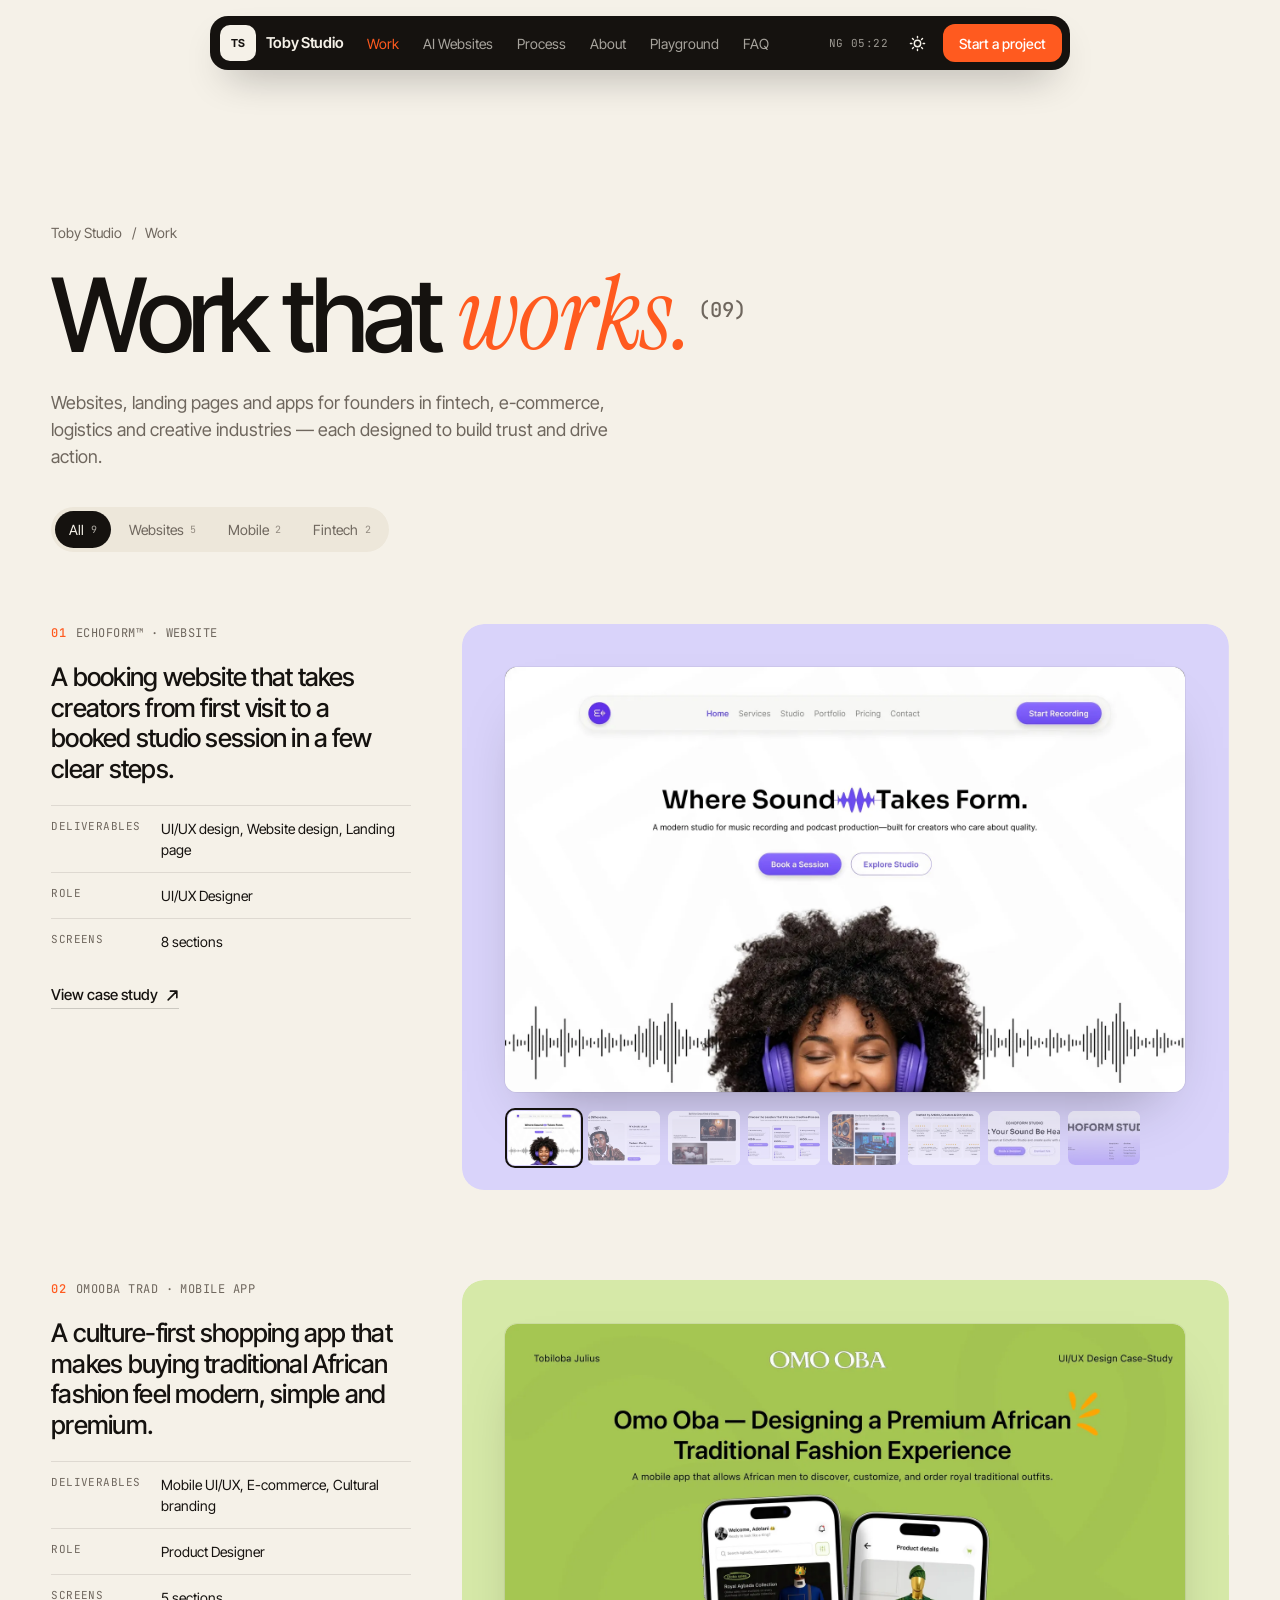
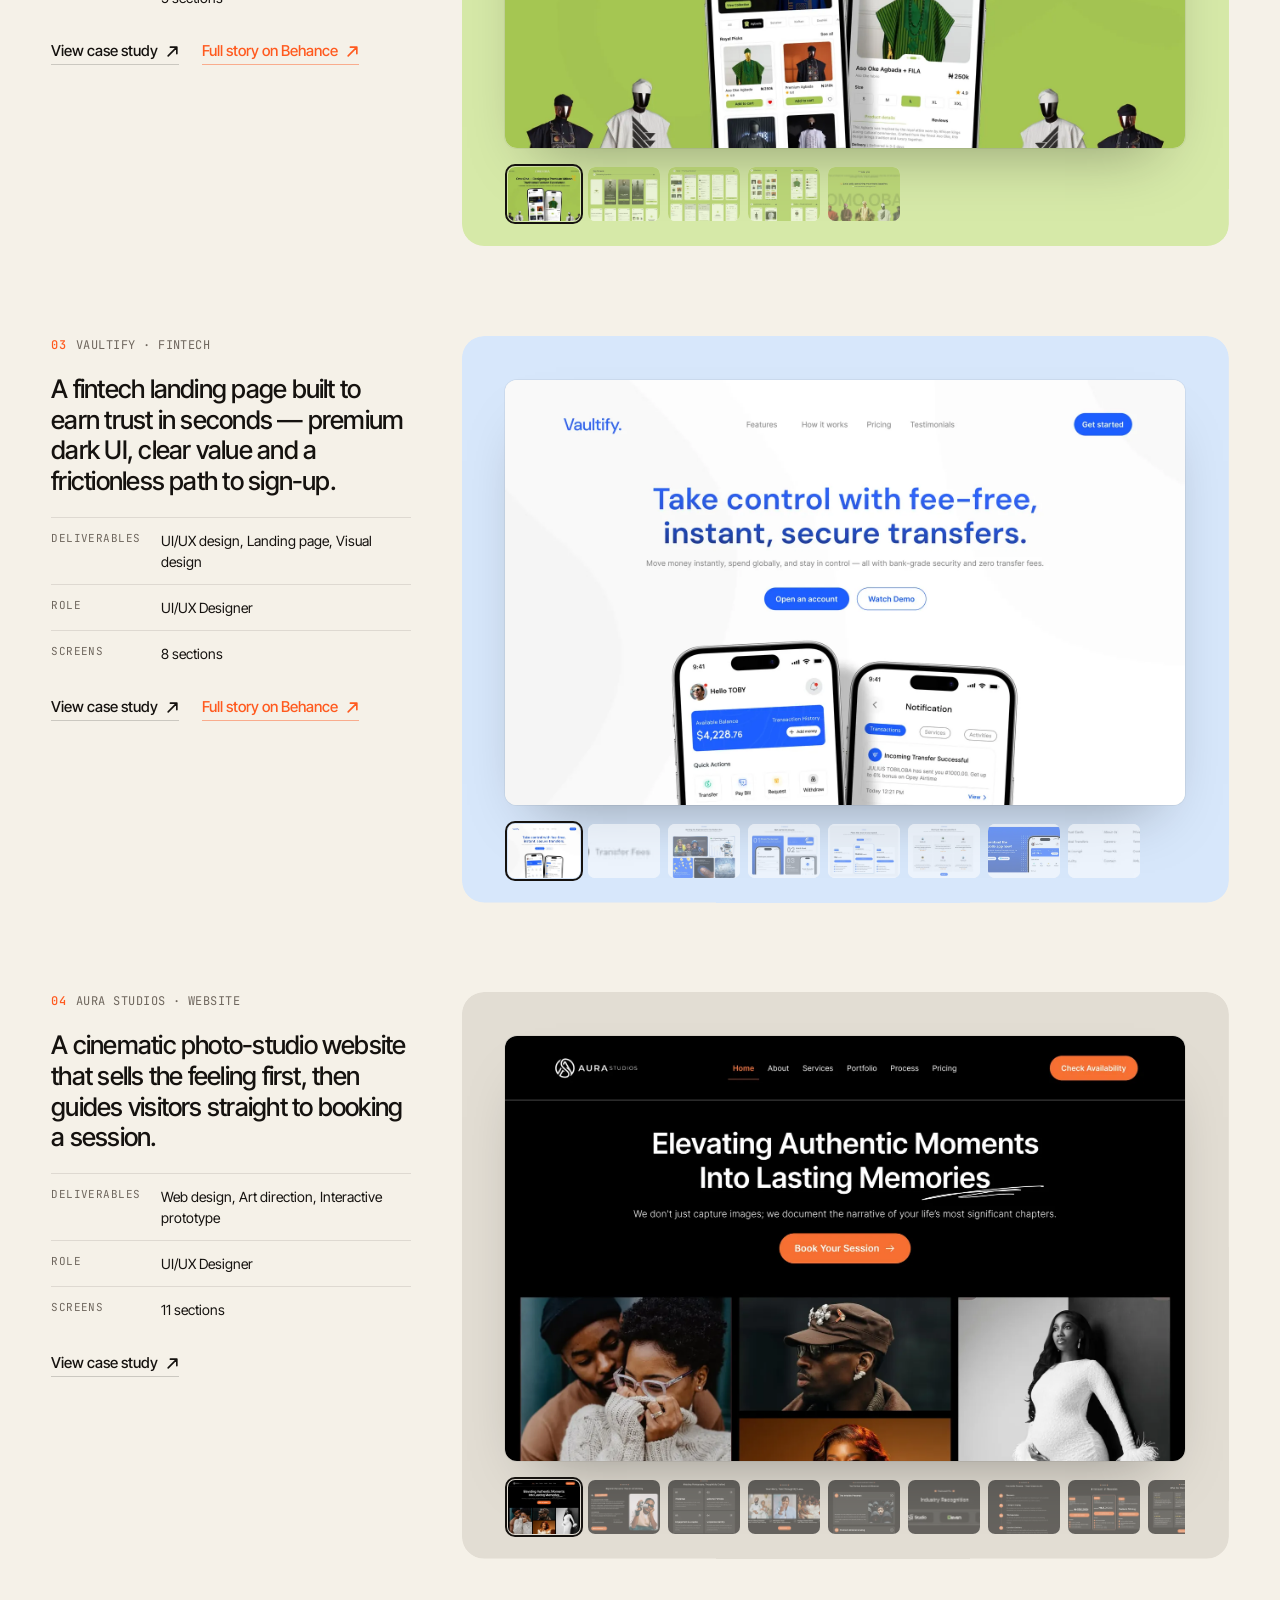
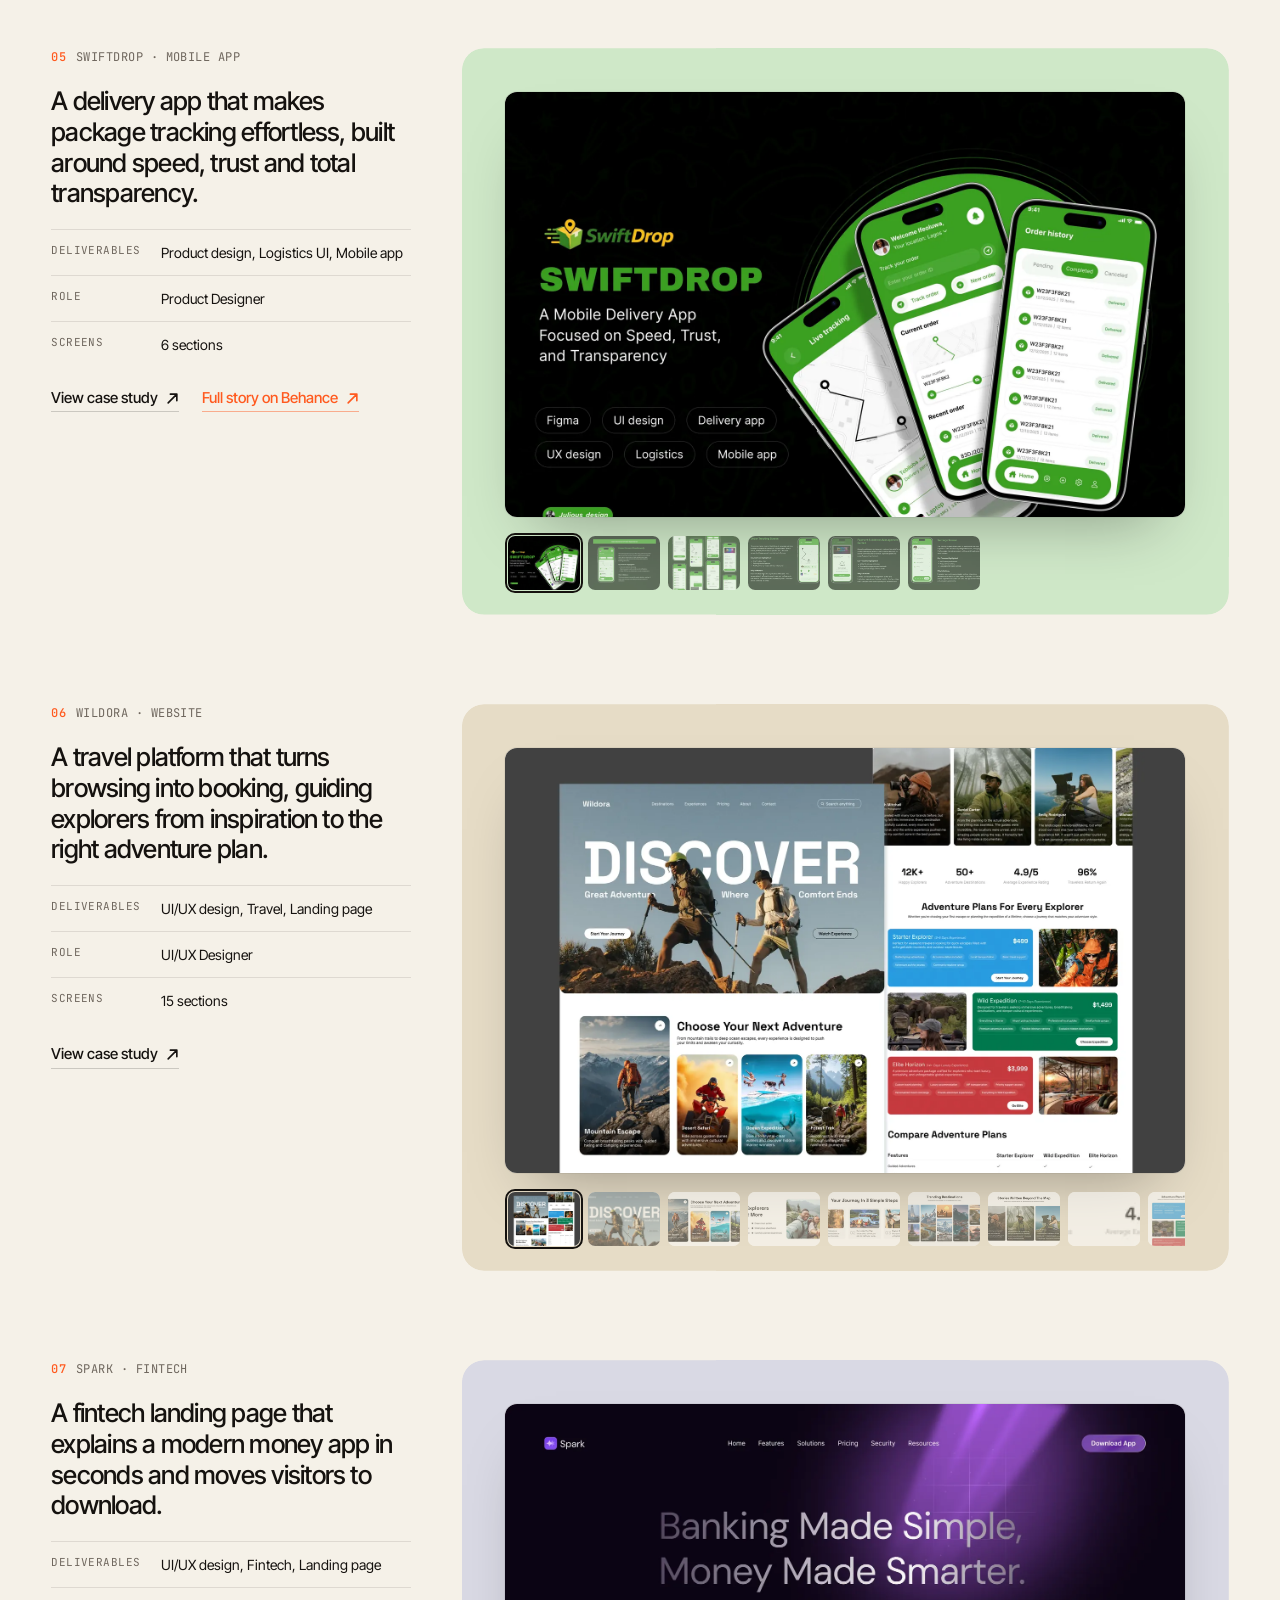
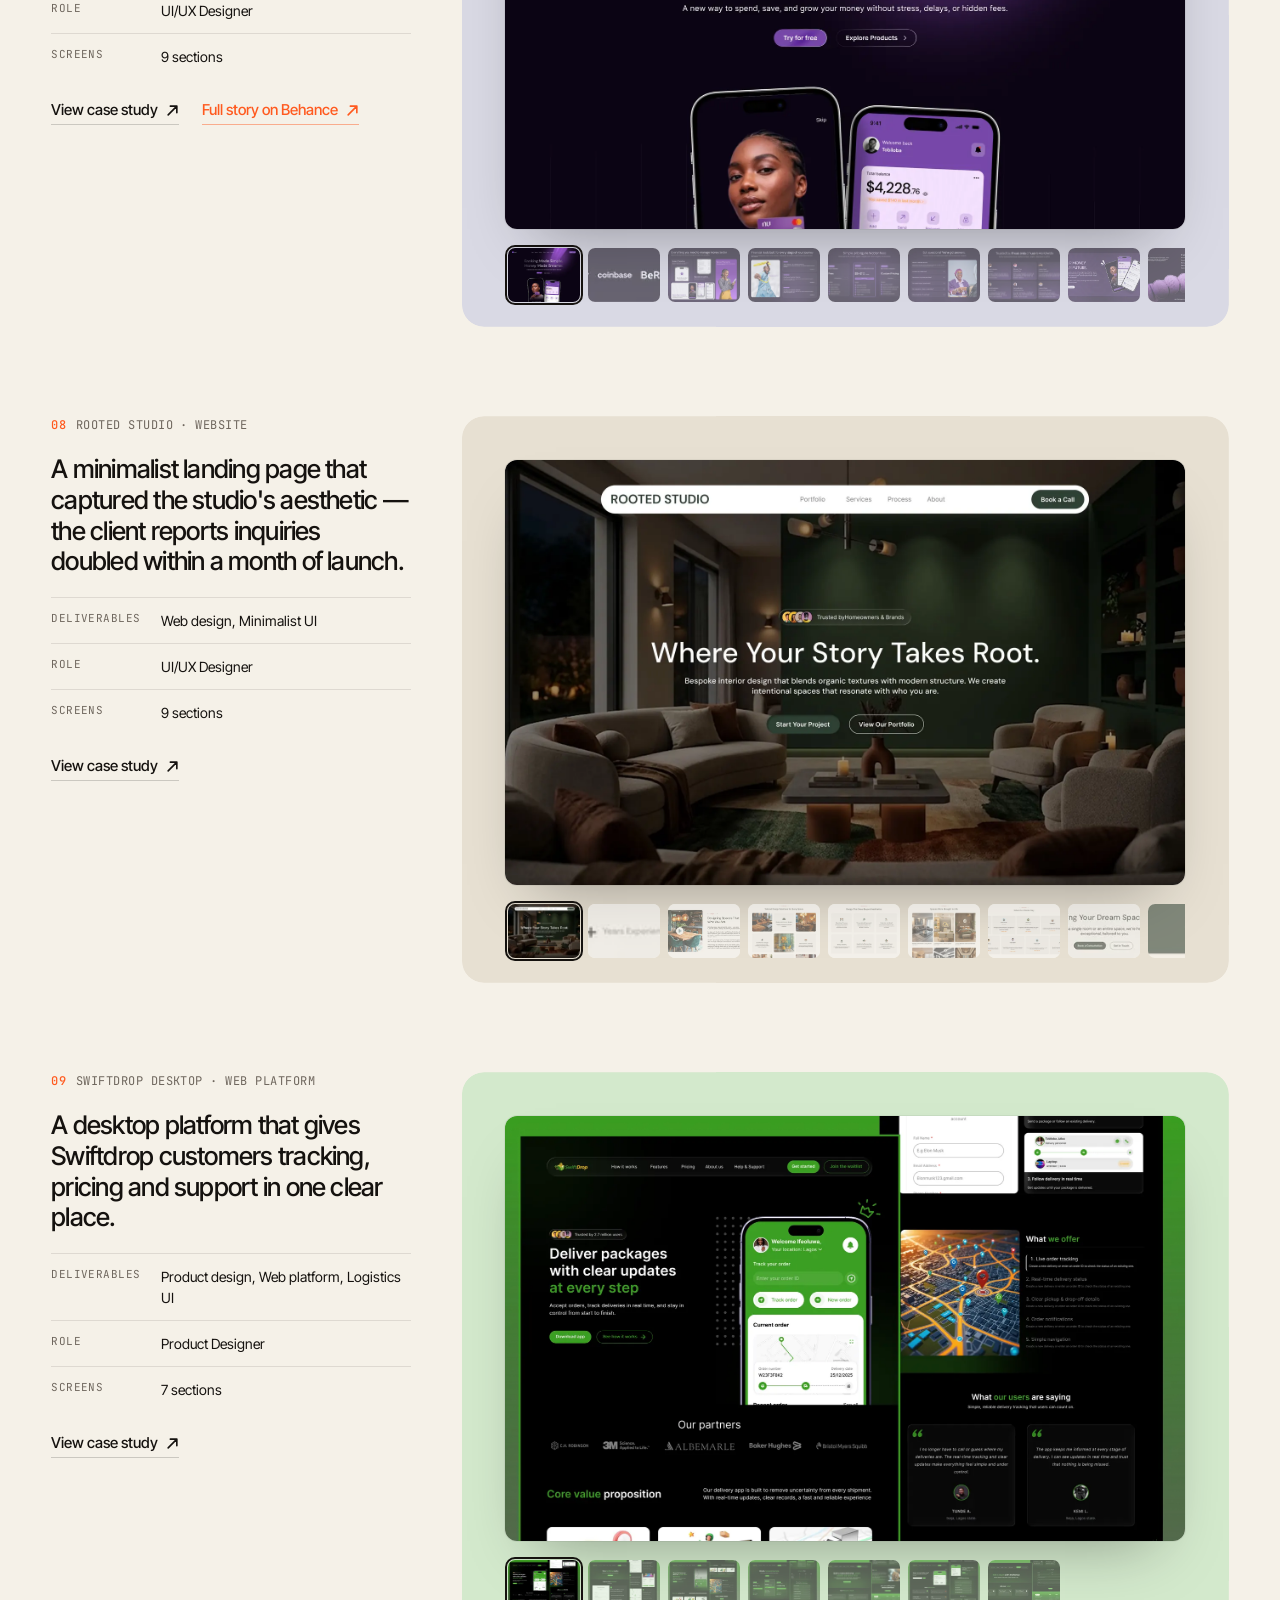
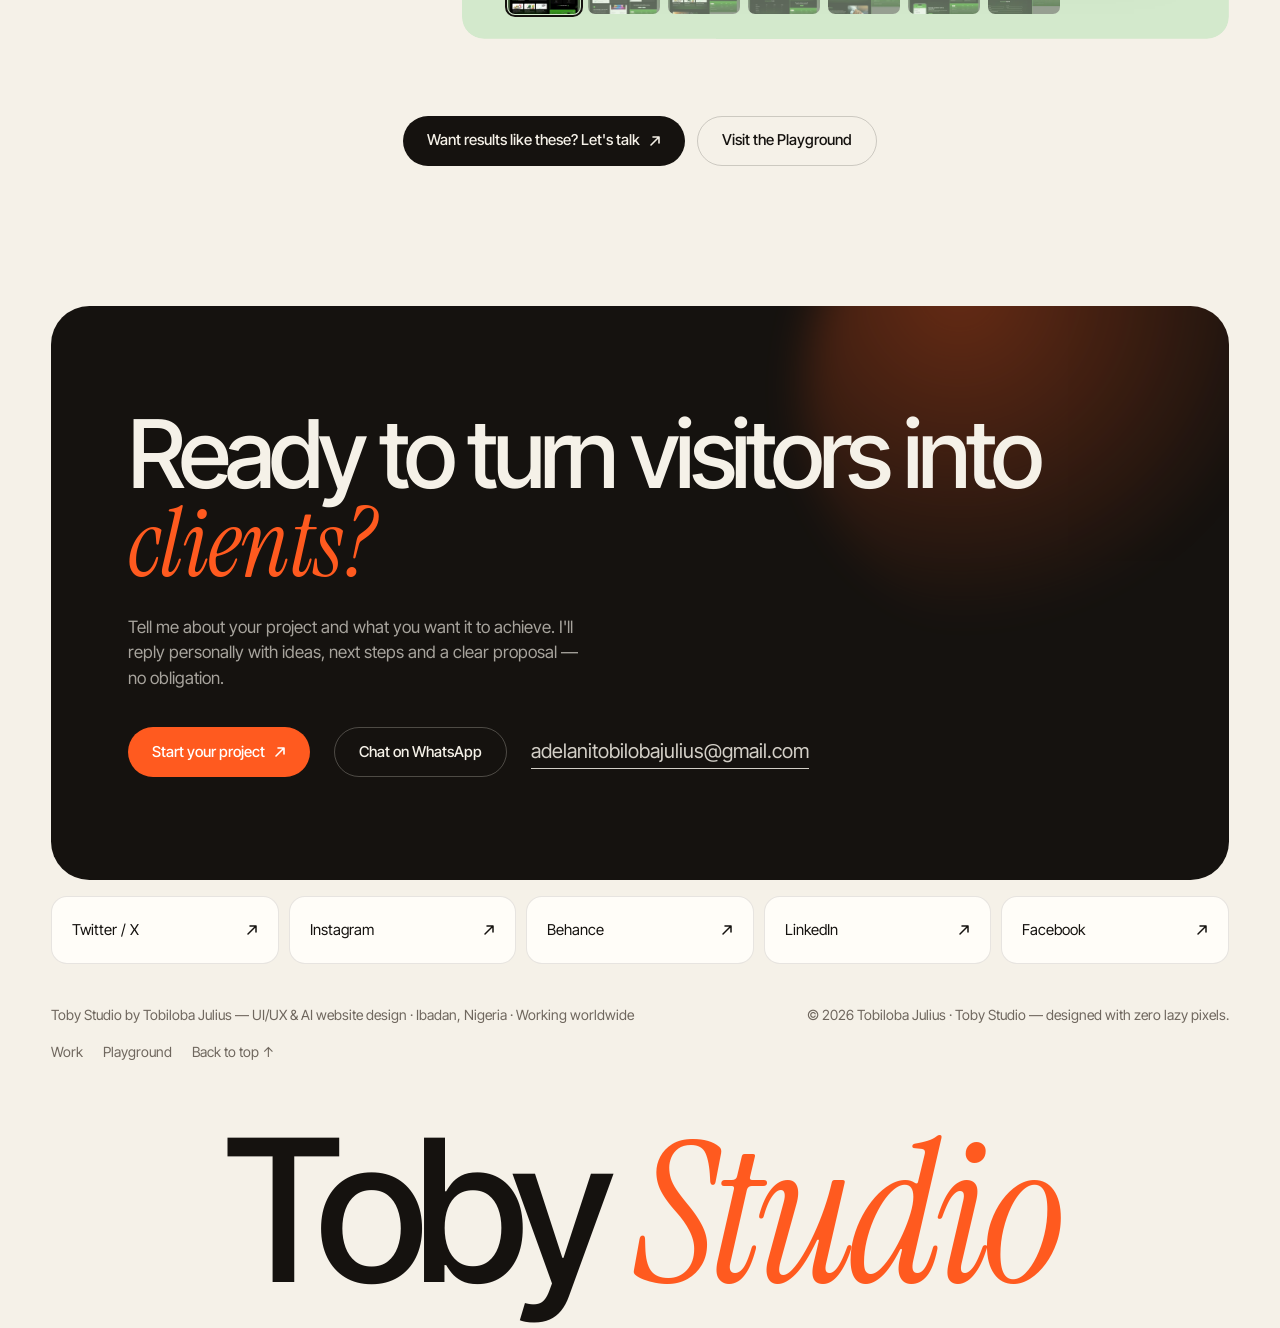
<file: work/index.html>
<!DOCTYPE html>
<html lang="en">
<head>
<meta charset="UTF-8" />
<meta name="viewport" content="width=device-width, initial-scale=1.0" />
<title>Work | Toby Studio — Website, Landing Page & App Design</title>
<meta name="description" content="UI/UX case studies by Toby Studio: fintech landing pages, e-commerce and delivery apps, and creative studio websites designed to convert." />
<meta name="theme-color" content="#F5F1E8" />
<meta property="og:title" content="Work | Toby Studio — Website, Landing Page & App Design" />
<meta property="og:site_name" content="Toby Studio" />
<meta property="og:description" content="UI/UX case studies by Toby Studio: fintech landing pages, e-commerce and delivery apps, and creative studio websites designed to convert." />
<meta property="og:locale" content="en_NG" />
<meta name="author" content="Tobiloba Julius" />
<meta name="robots" content="index, follow, max-image-preview:large" />
<link rel="canonical" href="https://toby-studio-ten.vercel.app/work/" />
<meta property="og:url" content="https://toby-studio-ten.vercel.app/work/" />
<meta property="og:image" content="https://toby-studio-ten.vercel.app/assets/img/og.jpg" />
<meta property="og:image:width" content="1200" />
<meta property="og:image:height" content="630" />
<meta property="og:image:alt" content="Tobiloba Julius, founder of Toby Studio" />
<meta name="twitter:image" content="https://toby-studio-ten.vercel.app/assets/img/og.jpg" />
<link rel="apple-touch-icon" href="https://toby-studio-ten.vercel.app/assets/img/apple-touch-icon.png" />
<meta property="og:type" content="website" />
<meta name="twitter:card" content="summary_large_image" />
<meta name="twitter:title" content="Work | Toby Studio — Website, Landing Page & App Design" />
<meta name="twitter:description" content="UI/UX case studies by Toby Studio: fintech landing pages, e-commerce and delivery apps, and creative studio websites designed to convert." />
<meta name="twitter:creator" content="@Julious_design" />
<script type="application/ld+json">{"@context": "https://schema.org", "@type": "CollectionPage", "name": "Work | Toby Studio — Website, Landing Page & App Design", "url": "https://toby-studio-ten.vercel.app/work/", "author": {"@id": "https://toby-studio-ten.vercel.app/#person"}, "isPartOf": {"@id": "https://toby-studio-ten.vercel.app/#website"}}</script>
<link rel="icon" type="image/svg+xml" href="/favicon.svg" />
<link rel="preconnect" href="https://fonts.googleapis.com" />
<link rel="preconnect" href="https://fonts.gstatic.com" crossorigin />
<link href="https://fonts.googleapis.com/css2?family=Inter+Tight:wght@400;500;600&family=Instrument+Serif:ital@0;1&family=JetBrains+Mono:wght@400;500&display=swap" rel="stylesheet" />
<script>
  try { const t = localStorage.getItem('toby-theme'); if (t) document.documentElement.dataset.theme = t; } catch (e) {}
</script>
<link rel="stylesheet" href="/assets/site.css" />
</head>
</head>
<body>

<a href="#work" class="sr-only">Skip to work</a>
<div class="progress" id="progress" aria-hidden="true"></div>

<header class="nav" id="nav">
  <a href="/" class="brand" aria-label="Toby Studio — back to top"><span class="logo-mark">TS</span><span class="brand-name">Toby Studio</span></a>
  <nav class="nav-links" aria-label="Primary">
    <a href="/work/" aria-current="page">Work</a>
    <a href="/#ai">AI Websites</a>
    <a href="/#process">Process</a>
    <a href="/#about">About</a>
    <a href="/playground/">Playground</a>
    <a href="/#faq">FAQ</a>
  </nav>
  <div class="nav-right">
    <span class="nav-clock" title="My local time in Nigeria">NG <span id="clock">--:--</span></span>
    <button class="icon-btn" id="themeBtn" aria-label="Toggle dark mode">
      <svg class="theme-sun" width="17" height="17" viewBox="0 0 24 24" fill="none" stroke="currentColor" stroke-width="2" stroke-linecap="round"><circle cx="12" cy="12" r="4.5"/><path d="M12 2v2M12 20v2M4.9 4.9l1.4 1.4M17.7 17.7l1.4 1.4M2 12h2M20 12h2M4.9 19.1l1.4-1.4M17.7 6.3l1.4-1.4"/></svg>
      <svg class="theme-moon" width="17" height="17" viewBox="0 0 24 24" fill="none" stroke="currentColor" stroke-width="2" stroke-linecap="round" stroke-linejoin="round"><path d="M21 12.8A9 9 0 1 1 11.2 3a7 7 0 0 0 9.8 9.8z"/></svg>
    </button>
    <a href="mailto:adelanitobilobajulius@gmail.com?subject=Project%20enquiry%20%E2%80%94%20Toby%20Studio" class="btn btn-accent">Start a project</a>
    <button class="icon-btn menu-btn" id="menuBtn" aria-label="Open menu" aria-expanded="false"><div><span></span><span></span></div></button>
  </div>
</header>

<div class="mobile-menu" id="mobileMenu" aria-hidden="true">
  <nav aria-label="Mobile">
    <a href="/work/" aria-current="page">Work</a>
    <a href="/#ai">AI Websites</a>
    <a href="/#process">Process</a>
    <a href="/#about">About</a>
    <a href="/playground/">Playground</a>
    <a href="/#contact">Start a project</a>
  </nav>
  <div class="footer-row"><span>adelanitobilobajulius@gmail.com</span><span>Ibadan, Nigeria</span></div>
</div>

<main id="top">

<!-- WORK -->
<section class="page-hero">
  <div class="wrap">
    <p class="eyebrow"><a href="/">Toby Studio</a> <span aria-hidden="true">/</span> Work</p>
    <h1 class="s-title">Work that <span class="serif">works.</span><sup id="workCount"></sup></h1>
    <p>Websites, landing pages and apps for founders in fintech, e-commerce, logistics and creative industries — each designed to build trust and drive action.</p>
    <div class="tabs" id="workTabs" role="tablist" aria-label="Filter projects"></div>
  </div>
</section>
<section class="section" id="work" style="padding-top:0">
  <div class="wrap">
    <div class="cases" id="cases"></div>
    <div class="see-all reveal"><a href="mailto:adelanitobilobajulius@gmail.com?subject=Project%20enquiry%20%E2%80%94%20Toby%20Studio" class="btn btn-dark">Want results like these? Let's talk <svg width="12" height="12" viewBox="0 0 12 12" fill="none" aria-hidden="true"><path d="M2 10L10 2M10 2H4M10 2V8" stroke="currentColor" stroke-width="1.6" stroke-linecap="round"/></svg></a><a href="/playground/" class="btn btn-ghost">Visit the Playground</a></div>
  </div>
</section>

<!-- CONTACT -->
<section id="contact" class="wrap">
  <div class="cta reveal zoom">
    <div class="cta-blob" aria-hidden="true"></div>
    <h2>Ready to turn visitors into <span class="serif">clients?</span></h2>
    <p>Tell me about your project and what you want it to achieve. I'll reply personally with ideas, next steps and a clear proposal — no obligation.</p>
    <div class="cta-row">
      <a href="mailto:adelanitobilobajulius@gmail.com?subject=Project%20enquiry%20%E2%80%94%20Toby%20Studio" class="btn btn-accent">Start your project <svg width="12" height="12" viewBox="0 0 12 12" fill="none" aria-hidden="true"><path d="M2 10L10 2M10 2H4M10 2V8" stroke="currentColor" stroke-width="1.6" stroke-linecap="round"/></svg></a>
      <a href="https://wa.me/2348124084420?text=Hi%20Tobiloba%2C%20I%27d%20like%20to%20talk%20about%20a%20project." target="_blank" rel="noopener noreferrer" class="btn btn-ghost">Chat on WhatsApp</a>
      <a class="cta-mail" href="mailto:adelanitobilobajulius@gmail.com">adelanitobilobajulius@gmail.com</a>
    </div>
  </div>
  <div class="socials stagger">
    <a href="https://x.com/Julious_design" target="_blank" rel="noopener noreferrer">Twitter / X <svg width="12" height="12" viewBox="0 0 12 12" fill="none" aria-hidden="true"><path d="M2 10L10 2M10 2H4M10 2V8" stroke="currentColor" stroke-width="1.5" stroke-linecap="round"/></svg></a>
    <a href="https://www.instagram.com/julious_design/" target="_blank" rel="noopener noreferrer">Instagram <svg width="12" height="12" viewBox="0 0 12 12" fill="none" aria-hidden="true"><path d="M2 10L10 2M10 2H4M10 2V8" stroke="currentColor" stroke-width="1.5" stroke-linecap="round"/></svg></a>
    <a href="https://www.behance.net/adelanitobiloba" target="_blank" rel="noopener noreferrer">Behance <svg width="12" height="12" viewBox="0 0 12 12" fill="none" aria-hidden="true"><path d="M2 10L10 2M10 2H4M10 2V8" stroke="currentColor" stroke-width="1.5" stroke-linecap="round"/></svg></a>
    <a href="https://www.linkedin.com/in/tobiloba-julius/" target="_blank" rel="noopener noreferrer">LinkedIn <svg width="12" height="12" viewBox="0 0 12 12" fill="none" aria-hidden="true"><path d="M2 10L10 2M10 2H4M10 2V8" stroke="currentColor" stroke-width="1.5" stroke-linecap="round"/></svg></a>
    <a href="https://www.facebook.com/Julious.design" target="_blank" rel="noopener noreferrer">Facebook <svg width="12" height="12" viewBox="0 0 12 12" fill="none" aria-hidden="true"><path d="M2 10L10 2M10 2H4M10 2V8" stroke="currentColor" stroke-width="1.5" stroke-linecap="round"/></svg></a>
  </div>
</section>

</main>

<footer class="footer">
  <div class="wrap footer-row">
    <span>Toby Studio by Tobiloba Julius — UI/UX &amp; AI website design · Ibadan, Nigeria · Working worldwide</span>
    <span>© 2026 Tobiloba Julius · Toby Studio — designed with zero lazy pixels.</span>
    <span class="footer-links"><a href="/work/">Work</a><a href="/playground/">Playground</a><a href="#top">Back to top ↑</a></span>
  </div>
  <div class="wrap"><div class="wordmark" aria-hidden="true">Toby <span class="serif">Studio</span></div></div>
</footer>

<div class="cursor" id="cursor" aria-hidden="true">View</div>

<!-- CASE STUDY -->
<div class="overlay" id="csModal" role="dialog" aria-modal="true" aria-labelledby="csTitle" aria-hidden="true">
  <div class="ov-head">
    <div>
      <span class="mono" id="csTag"></span>
      <h2 id="csTitle"></h2>
      <p id="csDesc"></p>
      <div class="cs-links">
        <a id="csBehance" class="btn btn-accent proto-link" href="#" target="_blank" rel="noopener noreferrer" hidden>Full case study on Behance ↗</a>
        <a id="csProto" class="btn btn-ghost proto-link" href="#" target="_blank" rel="noopener noreferrer" hidden>View prototype ↗</a>
      </div>
    </div>
    <button class="ov-close" data-close aria-label="Close case study"><svg width="18" height="18" viewBox="0 0 24 24" fill="none" stroke="currentColor" stroke-width="2" stroke-linecap="round"><path d="M18 6L6 18M6 6l12 12"/></svg></button>
  </div>
  <div class="ov-body" id="csBody">
    <div class="cs-images" id="csImages"></div>
    <div class="cs-next">
      <button type="button" id="csNext"><span class="mono">Next project →</span><strong id="csNextTitle"></strong></button>
      <a href="mailto:adelanitobilobajulius@gmail.com" class="btn btn-accent">Start a similar project</a>
    </div>
  </div>
</div>


<script src="/assets/site.js"></script>
</body>
</html>
</file>
<file: assets/site.css>
:root{
  --bg:#F5F1E8;
  --bg-2:#EDE7DA;
  --card:#FFFDF8;
  --fg:#15120F;
  --muted:#6F675E;
  --line:rgba(21,18,15,.10);
  --line-2:rgba(21,18,15,.18);
  --ink:#15120F;        /* always-contrasting surfaces (nav, AI block, CTA) */
  --ink-fg:#F5F1E8;
  --accent:#FF5A1F;
  --ok:#22B35E;
  --sans:"Inter Tight",system-ui,-apple-system,Segoe UI,Roboto,sans-serif;
  --serif:"Instrument Serif",Georgia,serif;
  --mono:"JetBrains Mono",ui-monospace,SFMono-Regular,Menlo,monospace;
  --pad:clamp(16px,4vw,56px);
  --max:1360px;
  --r:22px;
  --ease:cubic-bezier(.22,1,.36,1);
  color-scheme:light;
}
:root[data-theme="dark"]{
  --bg:#100E0C;
  --bg-2:#1A1714;
  --card:#1E1B17;
  --fg:#F2EDE4;
  --muted:#9A9288;
  --line:rgba(242,237,228,.10);
  --line-2:rgba(242,237,228,.18);
  --ink:#F2EDE4;
  --ink-fg:#100E0C;
  color-scheme:dark;
}
*,*::before,*::after{box-sizing:border-box;margin:0;padding:0}
html{scroll-behavior:smooth;-webkit-text-size-adjust:100%}
body{background:var(--bg);color:var(--fg);font-family:var(--sans);font-size:16px;line-height:1.5;-webkit-font-smoothing:antialiased;overflow-x:hidden;transition:background .5s,color .5s}
img,video{display:block;max-width:100%}
a{color:inherit;text-decoration:none}
button{font:inherit;color:inherit;background:none;border:0;cursor:pointer}
::selection{background:var(--accent);color:#fff}
.serif{font-family:var(--serif);font-style:italic;font-weight:400;letter-spacing:-.01em}
.mono{font-family:var(--mono);font-size:12px;letter-spacing:.04em;text-transform:uppercase}
.wrap{max-width:var(--max);margin:0 auto;padding:0 var(--pad)}
[hidden]{display:none!important}
.sr-only{position:absolute;width:1px;height:1px;overflow:hidden;clip:rect(0 0 0 0);white-space:nowrap}

/* buttons */
.btn{display:inline-flex;align-items:center;justify-content:center;gap:.55rem;height:50px;padding:0 24px;border-radius:999px;font-weight:500;font-size:15px;transition:transform .4s var(--ease),background .3s,color .3s,border-color .3s;white-space:nowrap}
.btn:active{transform:scale(.97)}
.btn svg{transition:transform .4s var(--ease)}
.btn:hover svg{transform:translate(2px,-2px)}
.btn-dark{background:var(--fg);color:var(--bg)}
.btn-dark:hover{background:var(--accent);color:#fff}
.btn-accent{background:var(--accent);color:#fff}
.btn-accent:hover{background:var(--fg);color:var(--bg)}
.btn-ghost{border:1px solid var(--line-2)}
.btn-ghost:hover{border-color:var(--fg)}
.dot{width:7px;height:7px;border-radius:50%;background:var(--ok);box-shadow:0 0 0 0 rgba(34,179,94,.55);animation:pulse 2s infinite;flex:none}
@keyframes pulse{70%{box-shadow:0 0 0 8px rgba(34,179,94,0)}100%{box-shadow:0 0 0 0 rgba(34,179,94,0)}}

/* floating nav */
.nav{position:fixed;top:16px;left:50%;transform:translateX(-50%);z-index:50;width:min(860px,calc(100% - 24px));background:var(--ink);color:var(--ink-fg);border-radius:18px;padding:8px 8px 8px 10px;display:flex;align-items:center;gap:1rem;box-shadow:0 18px 40px -18px rgba(0,0,0,.45);transition:transform .5s var(--ease)}
.nav.hide{transform:translate(-50%,-140%)}
.logo-mark{width:36px;height:36px;border-radius:10px;background:var(--ink-fg);color:var(--ink);display:grid;place-items:center;font-size:11px;font-weight:700;letter-spacing:.02em;flex:none;transition:transform .5s var(--ease),background .3s,color .3s}
.brand{display:inline-flex;align-items:center;gap:.6rem;flex:none}
.brand-name{font-weight:600;font-size:15px;letter-spacing:-.02em}
.brand:hover .logo-mark{transform:rotate(-8deg);background:var(--accent);color:#fff}
.wordmark{font-size:clamp(64px,15.5vw,250px);font-weight:500;letter-spacing:-.065em;line-height:.85;text-align:center;margin-top:clamp(32px,5vw,64px);white-space:nowrap;user-select:none;color:var(--fg)}
.wordmark .serif{color:var(--accent);letter-spacing:-.04em}
.footer{overflow:hidden}
@media (max-width:1100px) and (min-width:1025px){.brand-name{display:none}}
.nav-links{display:flex;gap:1.5rem;font-size:14px;margin-left:.5rem}
.nav-links a{opacity:.65;transition:opacity .3s}
.nav-links a:hover{opacity:1}
.nav-right{margin-left:auto;display:flex;align-items:center;gap:.4rem}
.nav-clock{font-family:var(--mono);font-size:11px;opacity:.6;letter-spacing:.04em;margin-right:.25rem;white-space:nowrap}
.icon-btn{width:38px;height:38px;border-radius:12px;display:grid;place-items:center;transition:background .3s}
.icon-btn:hover{background:rgba(127,127,127,.2)}
.nav .btn{height:38px;padding:0 16px;font-size:14px;border-radius:12px}
.menu-btn{display:none}
.menu-btn span{display:block;width:16px;height:1.5px;background:currentColor;transition:transform .4s var(--ease)}
.menu-btn span+span{margin-top:5px}
.menu-open .menu-btn span:first-child{transform:translateY(3.25px) rotate(45deg)}
.menu-open .menu-btn span:last-child{transform:translateY(-3.25px) rotate(-45deg)}
.theme-moon{display:none}
:root[data-theme="dark"] .theme-sun{display:none}
:root[data-theme="dark"] .theme-moon{display:block}
.mobile-menu{position:fixed;inset:0;z-index:45;background:var(--bg);padding:110px var(--pad) 40px;display:flex;flex-direction:column;justify-content:space-between;clip-path:inset(0 0 100% 0);transition:clip-path .7s var(--ease)}
.menu-open .mobile-menu{clip-path:inset(0 0 0 0)}
.mobile-menu nav a{display:block;font-size:clamp(40px,12vw,64px);letter-spacing:-.04em;line-height:1.1;padding:.15em 0;border-bottom:1px solid var(--line)}

/* hero */
.hero{min-height:100svh;display:flex;flex-direction:column;align-items:center;justify-content:center;text-align:center;padding:120px var(--pad) 56px;position:relative}
.hello{display:inline-flex;align-items:center;gap:.6rem;font-size:15px;color:var(--muted);margin-bottom:28px}
.hello b{color:var(--fg);font-weight:500}
.hello > span:last-child{text-align:center}
@media (max-width:640px){.hello{font-size:13px;max-width:300px}}
.hero h1{font-weight:500;font-size:clamp(30px,min(8.1vw,15vh),132px);line-height:1.04;letter-spacing:-.055em}
.hero h1 .ln{display:block;white-space:nowrap}
.hero-sub em{font-family:var(--serif);font-size:1.12em;line-height:1;color:var(--fg)}
.hero h1 .serif{color:var(--accent);letter-spacing:-.025em;padding-right:.03em}
.w{display:inline-block;opacity:0;transform:translateY(.4em);filter:blur(8px);transition:opacity .9s var(--ease),transform .9s var(--ease),filter .9s var(--ease),width .6s var(--ease)}
.ready .w{opacity:1;transform:none;filter:none}
.face{display:inline-block;vertical-align:middle;width:1.55em;height:.86em;border-radius:999px;overflow:hidden;margin:0 .06em;position:relative;top:-.06em;background:var(--accent)}
.face:hover{width:1.9em}
.face img{width:100%;height:100%;object-fit:cover;object-position:center 22%;filter:grayscale(1) contrast(1.05);mix-blend-mode:multiply}
.hl{background:var(--bg-2);border-radius:.18em;padding:0 .14em}
.hero-sub{margin:26px auto 0;font-size:clamp(14px,1.45vw,21px);color:var(--muted);white-space:nowrap}
.chips{display:flex;flex-wrap:wrap;justify-content:center;align-items:center;gap:8px;margin-top:24px;font-size:14px}
.chips .lbl{color:var(--muted);margin-right:4px}
.chip{padding:6px 12px;border-radius:999px;background:var(--card);border:1px solid var(--line);transition:transform .4s var(--ease),background .3s,color .3s}
.chip:hover{transform:translateY(-3px) rotate(-2deg);background:var(--fg);color:var(--bg)}
.hero-cta{display:flex;flex-wrap:wrap;justify-content:center;gap:.75rem;margin-top:34px}
.avail{display:inline-flex;align-items:center;gap:.5rem;font-size:13px;color:var(--muted);margin-top:18px}
.trust{margin-top:clamp(40px,6vh,72px);display:flex;flex-direction:column;align-items:center;gap:14px}
.trust-lbl{font-family:var(--mono);font-size:11px;text-transform:uppercase;letter-spacing:.06em;color:var(--muted)}
.trust ul{list-style:none;display:flex;flex-wrap:wrap;justify-content:center;gap:10px clamp(20px,3vw,44px)}
.trust li{font-size:clamp(16px,1.5vw,21px);font-weight:600;letter-spacing:-.03em;color:var(--fg);opacity:.45;transition:opacity .3s}
.trust li:hover{opacity:1}
.u{color:var(--fg);border-bottom:1px solid var(--line-2)}
.u:hover{color:var(--accent);border-color:var(--accent)}
.services-title{font-family:var(--mono);font-size:12px;font-weight:400;text-transform:uppercase;letter-spacing:.06em;color:var(--muted);padding:22px 0 6px}
.more-wrap{gap:.75rem;flex-wrap:wrap}
.faq-grid{display:grid;grid-template-columns:.8fr 1.2fr;gap:clamp(24px,5vw,80px);align-items:start}
.faq-list{border-top:1px solid var(--line)}
.faq-item{border-bottom:1px solid var(--line)}
.faq-item summary{list-style:none;cursor:pointer;display:flex;justify-content:space-between;align-items:center;gap:1rem;padding:22px 0;font-size:clamp(18px,1.6vw,22px);font-weight:500;letter-spacing:-.02em}
.faq-item summary::-webkit-details-marker{display:none}
.faq-item .plus{width:34px;height:34px;flex:none;border-radius:50%;border:1px solid var(--line-2);display:grid;place-items:center;transition:transform .4s var(--ease),background .3s,color .3s}
.faq-item[open] .plus{transform:rotate(45deg);background:var(--accent);border-color:var(--accent);color:#fff}
.faq-item p{color:var(--muted);padding:0 48px 22px 0;max-width:640px}
@media (max-width:1024px){.faq-grid{grid-template-columns:1fr}}
.fade{opacity:0;transform:translateY(14px);transition:opacity 1s var(--ease) .45s,transform 1s var(--ease) .45s}
.ready .fade{opacity:1;transform:none}

/* marquee */
.marquee{overflow:hidden;border-block:1px solid var(--line);padding:20px 0;user-select:none}
.marquee-track{display:flex;align-items:center;width:max-content;animation:scroll 40s linear infinite}
.marquee-track span{font-size:clamp(32px,4.6vw,68px);letter-spacing:-.05em;font-weight:500;padding:0 .4em;white-space:nowrap}
.marquee-track i{width:14px;height:14px;border-radius:50%;background:var(--accent);flex:none}
@keyframes scroll{to{transform:translateX(-50%)}}

/* sections */
.section{padding:clamp(80px,11vw,150px) 0}
.s-head{display:flex;justify-content:space-between;align-items:flex-end;gap:1.5rem 2rem;margin-bottom:clamp(36px,5vw,64px);flex-wrap:wrap}
.s-title{font-weight:500;font-size:clamp(40px,5.6vw,84px);line-height:1;letter-spacing:-.05em}
.s-title sup{font-family:var(--mono);font-size:.2em;letter-spacing:0;vertical-align:super;color:var(--muted);margin-left:.3em}
.s-title .serif{color:var(--accent)}
.s-sub{max-width:380px;color:var(--muted)}
.reveal{opacity:0}
.reveal.in{opacity:1;animation:rvUp 1s var(--ease) var(--d,0ms) backwards}
@keyframes rvUp{from{opacity:0;translate:0 44px}to{opacity:1;translate:0 0}}

/* tabs */
.tabs{display:inline-flex;gap:4px;padding:4px;background:var(--bg-2);border-radius:999px;flex-wrap:wrap}
.tabs button{padding:8px 14px;border-radius:999px;font-size:14px;color:var(--muted);transition:background .3s,color .3s;display:inline-flex;gap:.4rem;align-items:center}
.tabs button small{font-family:var(--mono);font-size:10px;opacity:.7}
.tabs button.active{background:var(--fg);color:var(--bg)}
.tabs button:not(.active):hover{color:var(--fg)}

/* case rows */
.cases{display:flex;flex-direction:column;gap:clamp(56px,7vw,100px)}
.case{display:grid;grid-template-columns:minmax(260px,.75fr) 1.6fr;gap:clamp(24px,4vw,64px);align-items:start}
.case[hidden]{display:none}
.case-info{position:sticky;top:110px;display:flex;flex-direction:column;gap:1.25rem}
.case-label{display:flex;align-items:center;gap:.6rem;color:var(--muted)}
.case-label b{color:var(--accent);font-weight:500}
.case-info h3{font-size:clamp(22px,2vw,28px);font-weight:500;letter-spacing:-.03em;line-height:1.2}
.case-info dl{display:grid;grid-template-columns:110px 1fr;font-size:14px}
.case-info dt{font-family:var(--mono);font-size:11px;text-transform:uppercase;letter-spacing:.04em;color:var(--muted);padding:12px 0;border-top:1px solid var(--line)}
.case-info dd{padding:12px 0;border-top:1px solid var(--line)}
.case-open{align-self:flex-start;display:inline-flex;align-items:center;gap:.5rem;font-weight:500;font-size:15px;border-bottom:1px solid var(--line-2);padding-bottom:2px;transition:color .3s,border-color .3s}
.case-open:hover{color:var(--accent);border-color:var(--accent)}
.stage{background:var(--tint,var(--bg-2));border-radius:var(--r);padding:clamp(16px,3.4vw,44px) clamp(16px,3.4vw,44px) clamp(14px,2vw,22px);position:relative;overflow:hidden}
:root[data-theme="dark"] .stage{background:color-mix(in srgb,var(--tint) 18%,var(--card))}
.stage-main{display:block;width:100%;aspect-ratio:16/10;border-radius:12px;overflow:hidden;background:var(--card);box-shadow:0 30px 60px -30px rgba(0,0,0,.35),0 0 0 1px rgba(0,0,0,.05);cursor:none}
.stage-main img{width:100%;height:100%;object-fit:cover;object-position:top center;transition:transform 1.4s var(--ease),opacity .35s}
.stage-main:hover img{transform:scale(1.03)}
.stage-main img.swap{opacity:0}
.strip{display:flex;gap:8px;margin-top:16px;overflow-x:auto;scrollbar-width:none;padding:3px}
.strip::-webkit-scrollbar{display:none}
.strip button{flex:none;width:72px;height:54px;border-radius:7px;overflow:hidden;opacity:.55;outline:2px solid transparent;outline-offset:1px;transition:opacity .3s,outline-color .3s,transform .3s var(--ease);background:var(--card)}
.strip button:hover{opacity:.9;transform:translateY(-2px)}
.strip button.active{opacity:1;outline-color:var(--fg)}
.strip img{width:100%;height:100%;object-fit:cover;object-position:top}
.more-wrap{display:flex;justify-content:center;margin-top:clamp(48px,6vw,80px)}

/* cursor */
.cursor{position:fixed;top:0;left:0;z-index:60;width:88px;height:88px;margin:-44px 0 0 -44px;border-radius:50%;background:var(--accent);color:#fff;display:grid;place-items:center;font-size:13px;font-weight:600;pointer-events:none;transform:translate3d(-200px,-200px,0);scale:0;transition:scale .4s var(--ease);will-change:transform}
.cursor.on{scale:1}
@media (hover:none),(pointer:coarse){.cursor{display:none}.stage-main{cursor:pointer}}

/* AI section (contrasting block in both themes) */
.ai{background:var(--ink);color:var(--ink-fg);border-radius:clamp(22px,3vw,40px);margin:0 clamp(8px,1.2vw,16px)}
.ai .s-sub{color:color-mix(in srgb,var(--ink-fg) 62%,transparent)}
.ai-flow{display:grid;grid-template-columns:repeat(4,1fr);gap:12px;margin-bottom:clamp(36px,5vw,56px)}
.ai-step{border:1px solid color-mix(in srgb,var(--ink-fg) 14%,transparent);border-radius:16px;padding:22px;transition:background .4s,border-color .4s}
.ai-step:hover{background:color-mix(in srgb,var(--ink-fg) 6%,transparent);border-color:var(--accent)}
.ai-step .mono{color:var(--accent)}
.ai-step h4{font-size:22px;font-weight:500;letter-spacing:-.03em;margin:22px 0 6px}
.ai-step p{font-size:14px;color:color-mix(in srgb,var(--ink-fg) 62%,transparent)}
.ai-grid{display:grid;grid-template-columns:repeat(2,1fr);gap:16px}
@media (max-width:760px){.ai-grid{grid-template-columns:1fr}}
.ai-card{border-radius:var(--r);overflow:hidden;background:color-mix(in srgb,var(--ink-fg) 7%,transparent);display:flex;flex-direction:column;transition:transform .5s var(--ease)}
.ai-card:hover{transform:translateY(-6px)}
.ai-card .media{aspect-ratio:16/9;overflow:hidden;background:#E9EAEE;position:relative}
.ai-card .live{position:absolute;top:12px;left:12px;display:inline-flex;align-items:center;gap:6px;font-family:var(--mono);font-size:10px;text-transform:uppercase;letter-spacing:.05em;background:rgba(21,18,15,.78);color:#F5F1E8;padding:5px 9px;border-radius:999px;backdrop-filter:blur(6px)}
.ai-card .media img,.ai-card .media video{width:100%;height:100%;object-fit:cover;object-position:top}
.ai-card .body{padding:20px 22px 24px;display:flex;justify-content:space-between;gap:1rem;align-items:flex-end;flex:1}
.ai-card h4{font-size:20px;font-weight:500;letter-spacing:-.02em}
.ai-card .body div span{font-size:11px;opacity:.62;display:block;margin-bottom:6px}
.ai-card .body p{font-size:14px;opacity:.62;margin-top:6px;max-width:440px}
.ai-card .go{width:42px;height:42px;flex:none;border-radius:50%;background:var(--accent);color:#fff;display:grid;place-items:center;transition:transform .5s var(--ease)}
.ai-card:hover .go{transform:rotate(45deg)}
.ai-empty{grid-column:1/-1;border:1.5px dashed color-mix(in srgb,var(--ink-fg) 25%,transparent);border-radius:var(--r);padding:clamp(28px,4vw,48px);display:flex;justify-content:space-between;align-items:center;gap:1.5rem;flex-wrap:wrap}
.ai-empty p{font-size:clamp(20px,2.2vw,30px);letter-spacing:-.03em;max-width:620px;line-height:1.2}

/* process cards */
.notes{display:grid;grid-template-columns:repeat(3,1fr);gap:clamp(18px,2.2vw,30px)}
.note{perspective:1200px;aspect-ratio:1/1;cursor:pointer;text-align:left;transition:transform .5s var(--ease),opacity 1s var(--ease)}
.note:nth-child(odd){transform:rotate(-1.6deg)}
.note:nth-child(even){transform:rotate(1.4deg)}
.note:hover{transform:rotate(0) translateY(-6px)}
.note.reveal.in{animation-name:rvNote}
@keyframes rvNote{from{opacity:0;translate:0 70px;rotate:-6deg}to{opacity:1;translate:0 0;rotate:0deg}}
.note-in{position:relative;width:100%;height:100%;transform-style:preserve-3d;transition:transform .8s var(--ease)}
.note.flipped .note-in{transform:rotateY(180deg)}
.note-face{position:absolute;inset:0;backface-visibility:hidden;-webkit-backface-visibility:hidden;border-radius:6px 6px 26px 6px;padding:clamp(20px,2.4vw,32px);display:flex;flex-direction:column;justify-content:space-between;color:#15120F;box-shadow:0 22px 40px -24px rgba(0,0,0,.35)}
.note-face::before{content:"";position:absolute;top:-10px;left:50%;width:70px;height:22px;transform:translateX(-50%) rotate(-3deg);background:rgba(255,255,255,.55);border-radius:2px}
.note-back{transform:rotateY(180deg)}
.note .n{font-family:var(--mono);font-size:12px;opacity:.6}
.note h3{font-family:var(--serif);font-style:italic;font-weight:400;font-size:clamp(32px,3.2vw,46px);line-height:1;letter-spacing:-.01em}
.note p{font-size:15px;opacity:.75;margin-top:.5rem}
.note ul{list-style:none;font-size:16px;display:flex;flex-direction:column;gap:8px}
.note ul li::before{content:"✓  ";font-weight:600}
.note .flip{font-family:var(--mono);font-size:11px;opacity:.55}
.c1{background:#FBE59A}.c2{background:#F8C4D2}.c3{background:#C6DBFA}.c4{background:#CDEAC2}.c5{background:#DCD2F8}.c6{background:#FFD0AE}
.notes-actions{display:flex;justify-content:center;gap:.5rem;margin-top:clamp(28px,4vw,48px)}

/* about */
.about-grid{display:grid;grid-template-columns:1fr 1fr;gap:clamp(32px,6vw,96px);align-items:start}
.about-statement{font-size:clamp(30px,3.6vw,56px);line-height:1.05;letter-spacing:-.045em;font-weight:500}
.about-statement .serif{color:var(--accent)}
.about-body{margin-top:2rem;color:var(--muted);font-size:17px;max-width:520px}
.about-body p+p{margin-top:1rem}
.about-body strong{color:var(--fg);font-weight:500}
.about-actions{display:flex;gap:.75rem;flex-wrap:wrap;margin-top:2rem}
.about-photos{display:grid;grid-template-columns:1.3fr 1fr;grid-template-rows:1fr 1fr;gap:14px;aspect-ratio:1/1.05}
.about-photos figure{border-radius:var(--r);overflow:hidden;background:var(--bg-2);position:relative}
.about-photos figure:first-child{grid-row:span 2}
.about-photos img{width:100%;height:100%;object-fit:cover;transition:transform 1.2s var(--ease)}
.about-photos figure:hover img{transform:scale(1.05)}
.about-photos figcaption{position:absolute;left:12px;bottom:12px;font-family:var(--mono);font-size:11px;text-transform:uppercase;background:rgba(245,241,232,.85);color:#15120F;backdrop-filter:blur(8px);padding:4px 8px;border-radius:6px}
.services{margin-top:clamp(64px,9vw,120px);border-top:1px solid var(--line)}
.service{display:grid;grid-template-columns:80px 1fr 1fr 40px;gap:1.5rem;align-items:center;padding:26px 0;border-bottom:1px solid var(--line);position:relative;transition:padding .5s var(--ease)}
.service::before{content:"";position:absolute;inset:0;background:var(--card);transform:scaleY(0);transform-origin:bottom;transition:transform .5s var(--ease);z-index:-1;border-radius:14px}
.service:hover::before{transform:scaleY(1)}
.service:hover{padding-left:20px;padding-right:20px}
.service .mono{color:var(--muted)}
.service h3{font-size:clamp(24px,3vw,44px);font-weight:500;letter-spacing:-.04em;line-height:1}
.service p{color:var(--muted);font-size:15px;max-width:420px}
.service .plus{width:36px;height:36px;border-radius:50%;border:1px solid var(--line-2);display:grid;place-items:center;transition:transform .5s var(--ease),background .3s,color .3s}
.service:hover .plus{transform:rotate(45deg);background:var(--accent);color:#fff;border-color:var(--accent)}

/* playground */
.play-grid{columns:4 240px;column-gap:14px}
.play-item{display:block;width:100%;break-inside:avoid;margin-bottom:14px;border-radius:16px;overflow:hidden;background:var(--bg-2);position:relative;cursor:zoom-in}
.play-item img,.play-item video{width:100%;height:auto;transition:transform 1s var(--ease)}
.play-item:hover img{transform:scale(1.04)}
.play-cta{display:flex;flex-direction:column;justify-content:space-between;gap:2rem;padding:24px;background:var(--ink);color:var(--ink-fg);cursor:pointer;min-height:220px;transition:background .3s,color .3s}
.play-cta:hover{background:var(--accent);color:#fff}
.play-cta{column-span:all;-webkit-column-span:all;min-height:0;flex-direction:row;align-items:center;cursor:pointer;margin-top:4px;padding:26px 28px}
.play-cta{justify-content:space-between;gap:1.5rem}
.cta-copy{display:flex;flex-direction:column;align-items:flex-start;text-align:left;gap:8px;min-width:0}
.cta-copy .mono{opacity:.6}
.cta-arrow{flex:none;width:44px;height:44px;border-radius:50%;border:1px solid currentColor;display:grid;place-items:center;transition:transform .4s var(--ease)}
.play-cta:hover .cta-arrow{transform:rotate(45deg)}
.play-cta .t{font-size:26px;letter-spacing:-.03em;line-height:1.05}
@media (max-width:640px){.play-grid{columns:2;column-gap:10px}.play-item{margin-bottom:10px;border-radius:12px}.play-cta{min-height:0;padding:18px;gap:1rem}.play-cta .t{font-size:19px}.cta-arrow{width:38px;height:38px}}

/* testimonials */
.t-wrap{overflow:hidden;mask-image:linear-gradient(90deg,transparent,#000 8%,#000 92%,transparent);-webkit-mask-image:linear-gradient(90deg,transparent,#000 8%,#000 92%,transparent)}
.t-track{display:flex;gap:16px;width:max-content;animation:scroll 60s linear infinite}
.t-wrap:hover .t-track{animation-play-state:paused}
.t-card{width:min(400px,82vw);flex:none;background:var(--card);border:1px solid var(--line);border-radius:var(--r);padding:26px;display:flex;flex-direction:column;justify-content:space-between;gap:2rem}
.t-card q{font-size:18px;line-height:1.45;letter-spacing:-.015em}
.t-card q::before,.t-card q::after{color:var(--accent)}
.t-who{display:flex;align-items:center;gap:12px}
.t-av{width:42px;height:42px;border-radius:50%;background:var(--bg-2);display:grid;place-items:center;font-weight:600;font-size:14px;color:var(--accent)}
.t-who b{display:block;font-weight:500;font-size:15px}
.t-who span{color:var(--muted);font-size:13px}

/* CTA + footer */
.cta{background:var(--ink);color:var(--ink-fg);border-radius:clamp(22px,3vw,40px);padding:clamp(48px,8vw,110px) clamp(24px,6vw,90px);position:relative;overflow:hidden}
.cta h2{font-size:clamp(44px,7.4vw,120px);font-weight:500;letter-spacing:-.055em;line-height:.95;max-width:1000px;position:relative}
.cta h2 .serif{color:var(--accent)}
.cta p{max-width:460px;margin-top:1.5rem;font-size:17px;opacity:.65;position:relative}
.cta-row{display:flex;flex-wrap:wrap;align-items:center;gap:1rem 1.5rem;margin-top:2.25rem;position:relative}
.cta-mail{font-size:clamp(16px,1.6vw,20px);border-bottom:1px solid currentColor;padding-bottom:2px;opacity:.85;transition:color .3s,opacity .3s;word-break:break-all}
.cta-mail:hover{color:var(--accent);opacity:1}
.cta .btn-ghost{border-color:color-mix(in srgb,var(--ink-fg) 25%,transparent)}
.cta .btn-ghost:hover{border-color:var(--ink-fg)}
.cta-blob{position:absolute;right:-8%;top:-30%;width:min(520px,60vw);aspect-ratio:1;border-radius:50%;background:radial-gradient(circle at 30% 30%,var(--accent),transparent 65%);opacity:.35;filter:blur(20px);pointer-events:none;animation:float 12s ease-in-out infinite alternate}
@keyframes float{to{transform:translate(-60px,60px) scale(1.1)}}
.socials{display:grid;grid-template-columns:repeat(5,1fr);gap:10px;margin-top:16px}
.socials a{padding:22px 20px;display:flex;justify-content:space-between;align-items:center;border-radius:16px;background:var(--card);border:1px solid var(--line);font-size:15px;transition:background .3s,color .3s,transform .4s var(--ease)}
.socials a:hover{background:var(--fg);color:var(--bg);transform:translateY(-3px)}
.footer{padding:40px 0 28px}
.footer-row{display:flex;justify-content:space-between;gap:1rem;flex-wrap:wrap;color:var(--muted);font-size:14px}
.footer-row a:hover{color:var(--accent)}

/* overlays */
.overlay{position:fixed;inset:0;z-index:80;background:var(--bg);display:flex;flex-direction:column;opacity:0;visibility:hidden;transform:translateY(24px);transition:opacity .45s var(--ease),transform .55s var(--ease),visibility 0s .55s}
.overlay.active{opacity:1;visibility:visible;transform:none;transition:opacity .45s var(--ease),transform .55s var(--ease)}
.ov-head{display:flex;justify-content:space-between;align-items:flex-start;gap:1.5rem;padding:20px var(--pad);border-bottom:1px solid var(--line)}
.ov-head .mono{color:var(--accent)}
.ov-head h2{font-size:clamp(28px,4vw,52px);font-weight:500;letter-spacing:-.04em;line-height:1;margin:.4rem 0}
.ov-head p{color:var(--muted);max-width:620px}
.ov-close{width:48px;height:48px;flex:none;border-radius:50%;border:1px solid var(--line-2);display:grid;place-items:center;transition:background .3s,color .3s,transform .5s var(--ease)}
.ov-close:hover{background:var(--fg);color:var(--bg);transform:rotate(90deg)}
.ov-body{flex:1;overflow-y:auto;overscroll-behavior:contain;-webkit-overflow-scrolling:touch}
.cs-images{max-width:1280px;margin:0 auto;padding:clamp(16px,3vw,40px) var(--pad) 0}
.cs-images img{width:100%;height:auto;background:var(--bg-2)}
.cs-next{max-width:1280px;margin:0 auto;padding:clamp(48px,6vw,80px) var(--pad);display:flex;justify-content:space-between;align-items:center;gap:1rem;flex-wrap:wrap}
.cs-next button{text-align:left}
.cs-next .mono{color:var(--muted)}
.cs-next strong{display:block;font-size:clamp(28px,4vw,56px);font-weight:500;letter-spacing:-.04em;transition:color .3s}
.cs-next button:hover strong{color:var(--accent)}
.proto-link{height:40px;font-size:14px}
.cs-links{display:flex;flex-wrap:wrap;gap:.5rem;margin-top:.75rem}
.cs-links:not(:has(a:not([hidden]))){display:none}
.case-links{display:flex;flex-wrap:wrap;gap:.6rem 1.4rem;align-items:center}
.case-behance{color:var(--accent);border-color:color-mix(in srgb,var(--accent) 45%,transparent)}
.lightbox{position:fixed;inset:0;z-index:90;background:rgba(16,14,12,.94);display:grid;place-items:center;padding:24px;opacity:0;visibility:hidden;transition:opacity .35s,visibility 0s .35s;cursor:zoom-out}
.lightbox.active{opacity:1;visibility:visible;transition:opacity .35s}
.lightbox img{max-width:100%;max-height:100%;border-radius:10px}
body.locked{overflow:hidden}


/* ---------- scroll animations ---------- */
.progress{position:fixed;top:0;left:0;right:0;height:3px;background:var(--accent);transform-origin:0 50%;scale:var(--sp,0) 1;z-index:70;pointer-events:none}
/* split-word headline reveal */
.wd{display:inline-block;overflow:hidden;vertical-align:top;padding:0 .06em .12em 0;margin:0 -.06em -.12em 0}
.wd > span{display:inline-block;translate:0 110%;rotate:4deg;transform-origin:0 100%;transition:translate 1s var(--ease),rotate 1s var(--ease);transition-delay:calc(var(--i,0) * 45ms)}
.wd-in .wd > span{translate:0 0;rotate:0deg}
/* project stage: clip-open + image settle */
.case .stage{clip-path:inset(10% 8% 10% 8% round var(--r));transition:clip-path 1.3s var(--ease) .1s}
.case.in .stage{clip-path:inset(0 0 0 0 round var(--r))}
.case .stage-main{scale:1.12;transition:scale 1.8s var(--ease) .1s}
.case.in .stage-main{scale:1}
.case .strip{opacity:0;translate:0 14px;transition:opacity .8s var(--ease) .6s,translate .8s var(--ease) .6s}
.case.in .strip{opacity:1;translate:0 0}
/* hero drifts away as you scroll */
.hero{opacity:calc(1 - var(--hp,0) * .7)}
.hero h1{translate:0 calc(var(--hp,0) * -70px);scale:calc(1 - var(--hp,0) * .08)}
.hero .hello,.hero-sub,.hero-cta{translate:0 calc(var(--hp,0) * -40px)}
.trust{translate:0 calc(var(--hp,0) * -110px)}
/* parallax photos */
.about-photos img{scale:1.16;translate:0 var(--py,0px)}
/* marquee leans with scroll speed */
.marquee-track span{display:inline-block;transform:skewX(var(--skew,0deg));transition:transform .25s linear}
/* zoom-in for big blocks */
.reveal.zoom.in{animation-name:rvZoom}
@keyframes rvZoom{from{opacity:0;scale:.9}to{opacity:1;scale:1}}


/* ---------- multi-page additions ---------- */
.page-hero{padding:clamp(140px,18vw,200px) 0 clamp(40px,6vw,72px)}
.page-hero .eyebrow{display:inline-flex;align-items:center;gap:.6rem;color:var(--muted);font-size:14px;margin-bottom:22px}
.page-hero .eyebrow a{color:var(--muted)}
.page-hero .eyebrow a:hover{color:var(--accent)}
.page-hero h1{font-weight:500;font-size:clamp(48px,8vw,128px);line-height:.98;letter-spacing:-.055em}
.page-hero h1 .serif{color:var(--accent)}
.page-hero p{max-width:560px;color:var(--muted);font-size:clamp(16px,1.4vw,19px);margin-top:22px}
.page-hero .tabs{margin-top:36px}
.nav-links a[aria-current="page"]{opacity:1;color:var(--accent)}
.mobile-menu nav a[aria-current="page"]{color:var(--accent)}
.see-all{display:flex;justify-content:center;gap:.75rem;flex-wrap:wrap;margin-top:clamp(48px,6vw,80px)}
.footer-links{display:flex;gap:1.25rem}

/* responsive */
@media (max-width:1024px){
  .nav-links,.nav .btn{display:none}
  .menu-btn{display:grid}
  .case{grid-template-columns:1fr}
  .case-info{position:static}
  .about-grid{grid-template-columns:1fr}
  .notes{grid-template-columns:repeat(2,1fr)}
  .socials{grid-template-columns:repeat(3,1fr)}
  .ai-flow{grid-template-columns:1fr 1fr}
}
@media (max-width:640px){
  .hero{padding-top:120px;padding-bottom:64px}
  .hero h1{font-size:clamp(28px,10.3vw,64px)}
  .hero-sub{font-size:min(15px,calc((100vw - 36px) / 24.5))}
  .notes{grid-template-columns:1fr}
  .note{aspect-ratio:4/3}
  .service{grid-template-columns:44px 1fr 36px;gap:1rem}
  .service p{grid-column:2/3;grid-row:2}
  .service .plus{grid-row:1;grid-column:3}
  .socials{grid-template-columns:1fr 1fr}
  .socials a:last-child{grid-column:1/-1}
  .case-info dl{grid-template-columns:96px 1fr}
  .strip button{width:60px;height:45px}
  .nav-clock{display:none}
}
@media (prefers-reduced-motion:reduce){
  *,*::before,*::after{animation-duration:.01ms!important;animation-iteration-count:1!important;transition-duration:.01ms!important;scroll-behavior:auto!important}
  .w,.reveal,.fade{transform:none;opacity:1;filter:none}
  .case .stage{clip-path:none}
  .case .stage-main{scale:1}
  .case .strip{opacity:1;translate:0 0}
  .hero,.hero *{translate:none!important;scale:none!important;opacity:1}
}
</file>
